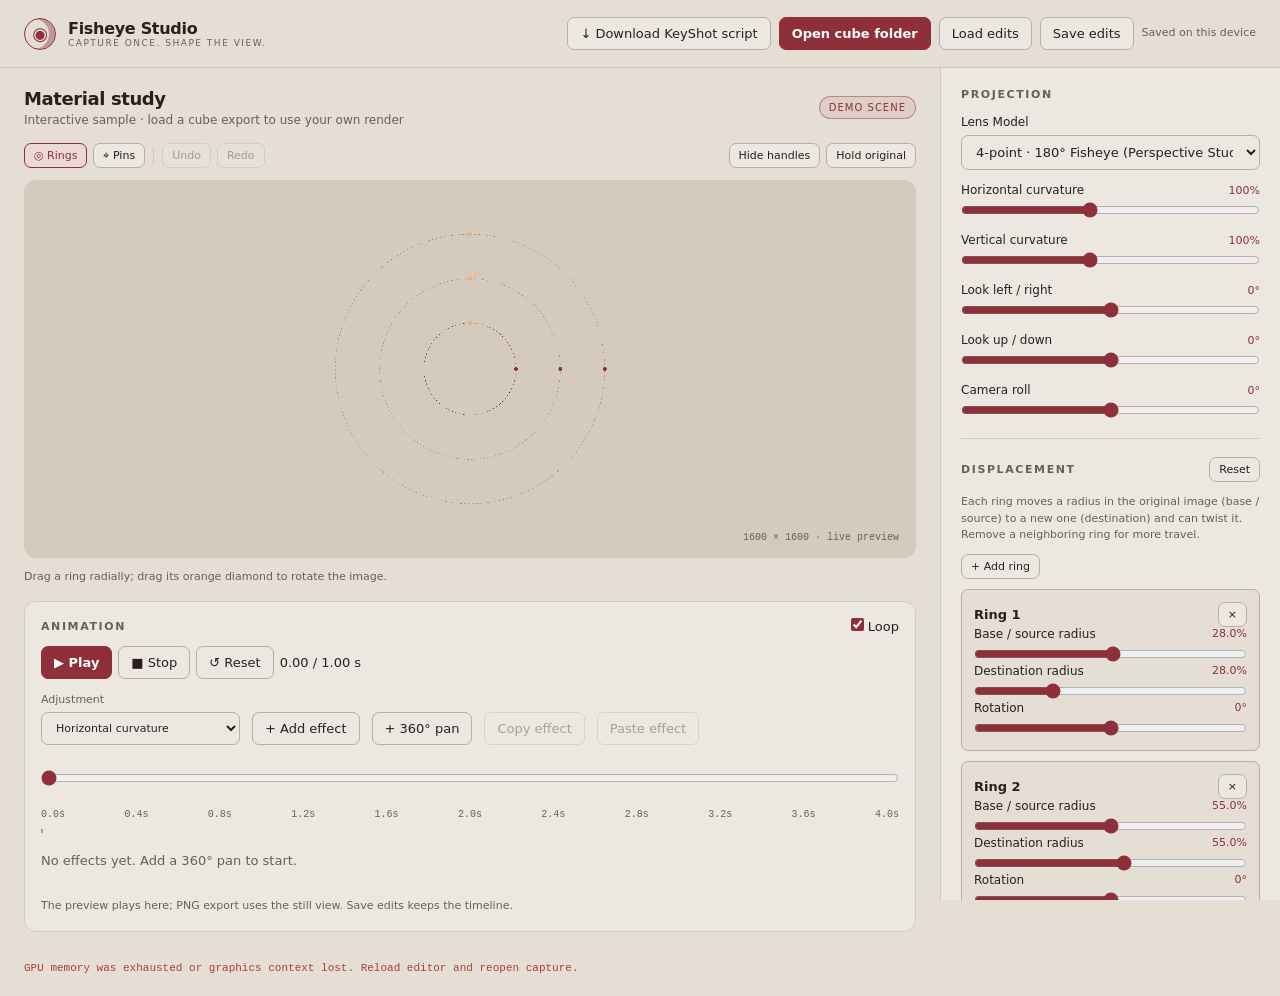
<file: editor.html>
<!doctype html>
<html lang="en">
<head>
  <meta charset="utf-8">
  <meta name="viewport" content="width=device-width, initial-scale=1">
  <title>Fisheye Studio · Landon Warnecke</title>
  <link rel="stylesheet" href="theme.css">
  <style>
    :root { --bg: var(--lw-bg); --panel: var(--lw-panel); --panel-elevated: var(--lw-surface); --line: var(--lw-line); --muted: var(--lw-muted); --text: var(--lw-ink); --accent: var(--lw-accent); --accent-glow: color-mix(in srgb, var(--lw-accent) 15%, transparent); --orange: var(--lw-scene-tint-b); }
    * { box-sizing: border-box; margin: 0; padding: 0; }
    body {
      background: var(--bg);
      color: var(--text);
      font: 13px var(--lw-font-sans);
      min-height: 100vh;
      overflow-x: hidden;
    }
    button, select, input, .download-button { font: inherit; }
    button, select, .download-button {
      background: var(--lw-panel);
      border: 1px solid var(--lw-line-strong);
      color: var(--text);
      border-radius: 7px;
      padding: 8px 12px;
      cursor: pointer;
      transition: all 0.2s;
    }
    button:hover, .download-button:hover { background: var(--lw-surface); border-color: var(--lw-muted); }
    .download-button { text-decoration: none; display: inline-flex; align-items: center; }
    .download-button:focus-visible { outline: 2px solid var(--accent); outline-offset: 3px; }
    button:disabled { opacity: 0.35; cursor: default; }
    button.primary {
      background: var(--accent);
      color: var(--lw-on-accent);
      border-color: var(--accent);
      font-weight: 650;
    }
    button.primary:hover { opacity: 0.9; }
    button.active {
      border-color: var(--accent);
      color: var(--accent);
      background: var(--lw-accent-soft);
    }
    button.small { padding: 5px 9px; font-size: 11px; }

    header {
      height: 68px;
      display: flex;
      align-items: center;
      justify-content: space-between;
      padding: 0 24px;
      border-bottom: 1px solid var(--line);
      background: color-mix(in srgb, var(--lw-bg) 85%, transparent);
      backdrop-filter: blur(12px);
      position: sticky;
      top: 0;
      z-index: 100;
      gap: 16px;
    }
    .brand { display: flex; align-items: center; gap: 12px; }
    .logo {
      width: 32px;
      height: 32px;
      border: 1.5px solid var(--accent);
      border-radius: 50%;
      box-shadow: inset -6px 0 0 color-mix(in srgb, var(--lw-accent) 40%, transparent);
      display: grid;
      place-items: center;
      color: var(--accent);
      font-size: 18px;
    }
    .brand h1 { font-size: 16px; letter-spacing: -0.3px; margin: 0; }
    .eyebrow { text-transform: uppercase; letter-spacing: 1.5px; font-size: 9px; color: var(--muted); }
    .actions { display: flex; gap: 8px; align-items: center; }

    .workspace {
      display: grid;
      grid-template-columns: minmax(400px, 1fr) 340px;
      min-height: calc(100vh - 68px);
    }
    main { min-width: 0; padding: 20px 24px; display: flex; flex-direction: column; }
    
    .projectline {
      display: flex;
      justify-content: space-between;
      align-items: center;
      margin-bottom: 16px;
    }
    .projectline h2 { margin: 0 0 4px; font-size: 18px; font-weight: 600; letter-spacing: -0.4px; }
    .subtle { color: var(--muted); font-size: 12px; }
    .badge {
      font-size: 10px;
      text-transform: uppercase;
      letter-spacing: 1px;
      padding: 5px 9px;
      border: 1px solid color-mix(in srgb, var(--lw-accent) 45%, transparent);
      border-radius: 20px;
      color: var(--accent);
      background: color-mix(in srgb, var(--lw-accent) 8%, transparent);
      white-space: nowrap;
    }

    .toolbar {
      display: flex;
      align-items: center;
      justify-content: space-between;
      gap: 8px;
      margin-bottom: 12px;
    }
    .toolset { display: flex; gap: 6px; align-items: center; flex-wrap: wrap; }
    
    .stage {
      flex: 1;
      min-height: 280px;
      height: 42vh;
      max-height: 520px;
      flex: none;
      background: var(--lw-stage);
      border: 1px solid var(--line);
      border-radius: 12px;
      position: relative;
      display: flex;
      align-items: center;
      justify-content: center;
      overflow: hidden;
    }
    .stage.dragover { border-color: var(--accent); box-shadow: 0 0 20px var(--accent-glow); }
    .view { position: relative; max-width: 100%; max-height: 100%; touch-action: none; }
    .view canvas { display: block; width: 100%; height: 100%; }
    #overlay { position: absolute; inset: 0; cursor: crosshair; }
    .stage-label {
      position: absolute;
      top: 14px;
      left: 16px;
      font-size: 9px;
      letter-spacing: 1.5px;
      color: var(--lw-muted);
      pointer-events: none;
      font-family: var(--lw-font-mono);
    }
    .stage-corner {
      position: absolute;
      bottom: 14px;
      right: 16px;
      color: var(--lw-muted);
      font-size: 10px;
      pointer-events: none;
      font-family: var(--lw-font-mono);
    }

    .viewport-footer {
      display: flex;
      justify-content: space-between;
      gap: 12px;
      padding-top: 12px;
      color: var(--muted);
      font-size: 11px;
    }
    .status {
      margin-top: 10px;
      font-size: 11px;
      color: var(--lw-muted);
      line-height: 1.5;
      font-family: var(--lw-font-mono);
    }
    .status.error { color: var(--lw-danger); }

    aside {
      border-left: 1px solid var(--line);
      background: var(--panel);
      padding: 20px;
      max-height: calc(100vh - 68px);
      overflow-y: auto;
    }
    section {
      border-bottom: 1px solid var(--line);
      padding-bottom: 18px;
      margin-bottom: 18px;
    }
    section:last-child { border: 0; }
    h3 {
      margin: 0 0 14px;
      font-size: 11px;
      text-transform: uppercase;
      letter-spacing: 1.6px;
      color: var(--lw-muted);
    }
    .control { margin-bottom: 13px; }
    .control:last-child { margin-bottom: 0; }
    .label {
      display: flex;
      align-items: center;
      justify-content: space-between;
      margin-bottom: 6px;
      font-size: 12px;
      color: var(--lw-ink);
    }
    .label output { color: var(--accent); font-variant-numeric: tabular-nums; font-size: 11px; }
    input[type=range] { width: 100%; accent-color: var(--accent); height: 14px; cursor: ew-resize; margin: 0; }
    select { width: 100%; padding: 8px 10px; }
    input[type=number] {
      background: var(--lw-bg);
      border: 1px solid var(--lw-line-strong);
      border-radius: 5px;
      padding: 6px 8px;
      color: var(--text);
      width: 90px;
    }
    input[type=checkbox] { accent-color: var(--accent); }
    .row { display: flex; align-items: center; gap: 8px; }
    .row.spread { justify-content: space-between; }
    .btn-group { display: flex; gap: 4px; margin-top: 6px; }
    .btn-group button { flex: 1; padding: 5px 8px; font-size: 11px; }
    .ringrow { display: grid; grid-template-columns: 46px 1fr 40px; gap: 8px; align-items: center; margin: 10px 0; font-size: 11px; }
    .ringrow output { text-align: right; color: var(--accent); }
    .pinbox { background: var(--lw-bg); border: 1px solid var(--lw-line-strong); border-radius: 7px; padding: 12px; margin-top: 10px; }
    .pinbox p { margin: 0 0 10px; font-weight: 600; }
    .pinbox[hidden] { display: none; }
    .secondary { color: var(--muted); font-size: 11px; line-height: 1.5; }
    .divider { width: 1px; height: 18px; background: var(--line); margin: 0 2px; }
    .notice {
      background: var(--lw-accent-soft);
      border: 1px solid color-mix(in srgb, var(--lw-accent) 40%, transparent);
      border-radius: 6px;
      padding: 8px 12px;
      margin-bottom: 14px;
      font-size: 12px;
      line-height: 1.5;
    }
    .notice[hidden] { display: none; }
    details summary { cursor: pointer; font-size: 11px; color: var(--muted); padding: 6px 0; }
    details p { font-size: 11px; line-height: 1.6; color: var(--muted); margin-top: 6px; }

    @media (max-width: 900px) {
      header { height: auto; min-height: 68px; flex-wrap: wrap; padding: 12px 16px; }
      .actions { flex-wrap: wrap; }
      .workspace { grid-template-columns: 1fr; }
      aside { max-height: none; border-left: 0; border-top: 1px solid var(--line); }
      .stage { height: 50vh; }
    }
  
    .animation-panel { margin-top:18px; padding:16px; background:var(--panel); border:1px solid var(--line); border-radius:12px; }
    .animation-panel h3 {margin:0;}
    .animation-panel .row {gap:10px; flex-wrap:wrap;}
    .animation-panel input[type=number] {width:84px;}
    .animation-panel select {max-width:100%;}
    .animation-fields[hidden] {display:none;}
    .animation-fields {display:flex;gap:12px;flex-wrap:wrap;margin:14px 0;align-items:end;}
    .animation-fields label {display:flex;flex-direction:column;gap:6px;color:var(--muted);font-size:11px;}
    .timeline-scroll {overflow-x:auto;margin-top:12px;}
    .timeline {min-width:540px;position:relative; padding-top:24px;}
    .timeline-ruler {position:absolute;top:0;left:0;right:0;display:flex;justify-content:space-between;color:var(--muted);font:10px var(--lw-font-mono);}
    .effect-track {height:46px;position:relative;border-bottom:1px solid var(--line);background:repeating-linear-gradient(90deg,transparent 0,transparent calc(10% - 1px),color-mix(in srgb, var(--lw-ink) 6%, transparent) calc(10% - 1px),color-mix(in srgb, var(--lw-ink) 6%, transparent) 10%);}
    .effect-clip {position:absolute;top:5px;height:34px;min-width:18px;background:var(--lw-accent-soft);border:1px solid color-mix(in srgb, var(--lw-accent) 55%, transparent);border-radius:5px;touch-action:none;cursor:grab;display:flex;align-items:center;}
    .effect-clip.selected {background:color-mix(in srgb, var(--lw-accent) 28%, var(--lw-accent-soft));border-color:var(--accent);}
    .effect-name {padding:5px 12px;white-space:nowrap;overflow:hidden;text-overflow:ellipsis;font-size:11px;pointer-events:none;}
    .trim-handle {position:absolute;top:0;width:9px;height:100%;cursor:ew-resize;touch-action:none;background:color-mix(in srgb, var(--lw-accent) 20%, transparent);}
    .trim-handle.start {left:0;border-radius:4px 0 0 4px;}.trim-handle.end {right:0;border-radius:0 4px 4px 0;}
    .effect-midpoint {position:absolute;left:50%;top:0;bottom:0;border-left:1px dashed var(--lw-accent);pointer-events:none;}
    .timeline-playhead {position:absolute;top:20px;bottom:0;width:2px;background:var(--orange);pointer-events:none;z-index:2;}
    #animationScrub {width:100%;margin:12px 0;}
    #animationEmpty {padding:20px 0;color:var(--muted);}
    .animation-panel button:focus-visible,.effect-clip:focus-visible {outline:2px solid var(--accent);outline-offset:3px;}
    @media(max-width:700px){.animation-fields {gap:8px}.animation-panel {padding:12px}}
  
    section > .row.spread:first-child { margin-bottom: 12px; }
</style>
</head>
<body>

  <header>
    <div class="brand">
      <div class="logo">◉</div>
      <div>
        <h1>Fisheye Studio</h1>
        <div class="eyebrow">Capture once. Shape the view.</div>
      </div>
    </div>
    <div class="actions">
      <a class="download-button" href="downloads/cube-export.py" download="cube export.py" title="Download cube export.py, import it in KeyShot’s Scripting window, then run it to capture your cube faces.">↓ Download KeyShot script</a>
      <button id="openFolder" class="primary">Open cube folder</button>
      <button id="loadEdit">Load edits</button>
      <button id="saveEdit">Save edits</button>
    </div>
  </header>

  <input id="folderInput" type="file" webkitdirectory multiple hidden>
  <input id="editInput" type="file" accept=".json,application/json" hidden>

  <div class="workspace">
    <main>
      <div class="projectline">
        <div>
          <h2 id="projectName">Material study</h2>
          <div class="subtle" id="projectMeta">Interactive sample · load a cube export to use your own render</div>
        </div>
        <span class="badge" id="sourceBadge">Demo scene</span>
      </div>

      <div id="notice" class="notice" hidden></div>

      <div class="toolbar">
        <div class="toolset">
          <button class="small active" id="toolRings">◎ Rings</button>
          <button class="small" id="toolPins">⌖ Pins</button>
          <span class="divider"></span>
          <button class="small" id="undo" title="Undo (⌘/Ctrl Z)">Undo</button>
          <button class="small" id="redo" title="Redo (⌘/Ctrl Shift Z)">Redo</button>
        </div>
        <div class="toolset">
          <button class="small" id="handles">Hide handles</button>
          <button class="small" id="compare" title="Press and hold to see the unedited projection">Hold original</button>
        </div>
      </div>

      <div class="stage" id="stage">
        
        <div class="view" id="view">
          <canvas id="render"></canvas>
          <canvas id="overlay" aria-label="Interactive fisheye viewport. Drag rings or click to place pins."></canvas>
        </div>
        <div class="stage-corner" id="previewInfo">1000 px preview</div>
      </div>

      <div class="viewport-footer">
        <span id="toolHint">Drag a ring radially; drag its orange diamond to rotate the image.</span>
      </div>
      <section class="animation-panel" aria-label="Animation timeline">
        <div class="row spread"><h3>Animation</h3><label><input type="checkbox" id="animationLoop" checked> Loop</label></div>
        <div class="toolset" style="margin-top:12px">
          <button id="animationPlay" class="primary">▶&#xFE0E; Play</button><button id="animationStop">■ Stop</button>
          <button id="animationBase" title="Reset the preview to the current settings">↺ Reset</button><output id="animationTime" aria-live="off">0.00 / 4.00 s</output>
        </div>
        <div class="animation-fields"><label>Adjustment<select id="animationEffect"></select></label><button id="animationAdd">+ Add effect</button><button id="animationPan">+ 360° pan</button><button id="animationCopy" disabled title="Copy selected effect (⌘/Ctrl+C)">Copy effect</button><button id="animationPaste" disabled title="Paste after copied effect (⌘/Ctrl+V)">Paste effect</button></div>
        <div class="animation-fields" id="animationInspector" hidden>
          <label title="Rotation is continuous: 0 → 360 is one turn, 0 → 720 is two">From<input id="effectFrom" type="number" step="any"></label><label title="Rotation is continuous: 0 → 360 is one turn, 0 → 720 is two">To<input id="effectTo" type="number" step="any"></label>
          <label>Start (s)<input id="effectStart" type="number" min="0" step="0.1"></label><label>Duration (s)<input id="effectDuration" type="number" min="0.1" step="0.1"></label>
          <label>Easing<select id="effectEasing"><option value="linear">Linear</option><option value="smooth">Smooth</option></select></label><label title="Reach the full effect halfway through, then reverse back to the starting value"><span>Return to start</span><input id="effectReturn" type="checkbox"></label><button id="animationRemove" title="Delete selected effect (Delete / Backspace)">Delete effect</button>
        </div>
        <input id="animationScrub" type="range" min="0" max="4" step="0.01" value="0" aria-label="Animation playhead">
        <div class="timeline-scroll"><div id="animationTimeline" class="timeline"><div id="animationRuler" class="timeline-ruler"></div><div id="animationTracks"></div><div id="animationPlayhead" class="timeline-playhead"></div></div></div>
        <p id="animationEmpty">No effects yet. Add a 360° pan to start.</p>
        <p class="secondary" style="margin-top:10px">The preview plays here; PNG export uses the still view. Save edits keeps the timeline.</p>
      </section>
      <div id="status" class="status">Engine ready. All optical ray calculations stay on this machine.</div>
    </main>

    <!-- Sidebar Controls -->
    <aside>
      <!-- Section 1: Projection -->
      <section>
        <h3>Projection</h3>
        <div class="control">
          <label class="label" for="mode">Lens Model</label>
          <select id="mode">
            <option value="equisolid" selected>Equisolid · Photographic Lens (Nikkor/Sigma)</option>
            <option value="stereographic">Stereographic · Conformal Action Cam (Century MK1)</option>
            <option value="equidistant">Equidistant · Dome Master (Planetarium)</option>
            <option value="orthographic">Orthographic · Planar Hemispherical</option>
            <option value="4pt">4-point · 180° Fisheye (Perspective Studio)</option>
            <option value="5pt">5-point · Variable Coverage</option>
            <option value="6pt">6-point · Whole Sphere (360° Continuous)</option>
            <option value="pano">360° Cylindrical Panorama</option>
          </select>
        </div>
        <div id="projectionControls"></div>
      </section>

      <!-- Section 2: Displacement -->
      <section>
        <div class="row spread">
          <h3 style="margin:0">Displacement</h3>
          <button class="small" id="resetWarp">Reset</button>
        </div>
        <p class="secondary" style="margin:0 0 10px;">Each ring moves a radius in the original image (base / source) to a new one (destination) and can twist it. Remove a neighboring ring for more travel.</p>
        <button id="addRing" class="small">+ Add ring</button><div id="ringControls"></div>
        <div id="warpControls"></div>
        <div class="row spread" style="margin-top:10px;">
          <span id="pinCount" class="secondary">0 / 12 pins</span>
          <button id="clearPins" class="small">Clear pins</button>
        </div>
        <div id="pinbox" class="pinbox" hidden>
          <p id="pinTitle">Pin 1</p>
          <div id="pinControls"></div>
          <div class="row spread">
            <label><input id="pinLocked" type="checkbox"> Lock / anchor pin</label>
            <button id="deletePin" class="small">Delete</button>
          </div>
        </div>
      </section>

      <!-- Section 3: Optics & Aberrations -->
      <section>
        <div class="row spread">
          <h3 style="margin:0">Optics</h3>
          <label title="Enable stylized glass highlights"><input id="glassEnabled" type="checkbox" checked> Glass Highlights</label>
        </div>
        <div id="opticControls"></div>
        <div id="glassControls"></div><h3 style="margin-top:24px">Lens surface reflections</h3><p class="secondary">Fixed to the glass while the scene moves.</p><div id="lensSurfaceControls"></div>
      </section>

      <!-- Section 4: Export -->
      <section>
        <h3>Export</h3>
        <div class="row spread">
          <label for="exportWidth">Output Width (px)</label>
          <input id="exportWidth" type="number" min="200" max="32768" step="100" value="16000">
        </div>
        <div class="btn-group">
          <button class="small" id="res2k">2K (2048)</button>
          <button class="small" id="res4k">4K (3840)</button>
          <button class="small" id="res6k">6K (6000)</button>
          <button class="small" id="res8k">8K (8192)</button>
        </div>
        <div class="btn-group"><button class="small" id="res16k">16,000 px</button><button class="small" id="res20k">20,000 px</button></div><p id="sourceDetail" class="secondary"></p><p id="exportDimensions" class="secondary" style="margin-top:6px;"></p>

        <div class="control" style="margin-top:12px;">
          <label class="label" for="exportSSAA">
            Anti-Aliasing (SSAA)
            <output id="ssaaLabel">2×2 (4×)</output>
          </label>
          <select id="exportSSAA">
            <option value="1">1× · Standard (Fast export)</option>
            <option value="2" selected>2×2 SSAA · High Quality (4× Rotated Grid)</option>
            <option value="3">3×3 SSAA · Studio Ultra (9× Subpixel)</option>
          </select>
        </div>

        <div class="row spread" style="margin:8px 0;">
          <label class="secondary"><input id="bicubicFiltering" type="checkbox" checked> Sharp texture sampling (Bicubic)</label>
        </div>
        <div class="row spread" style="margin-bottom:12px;">
          <label class="secondary"><input id="transparent" type="checkbox" checked> Transparent outside lens rim</label>
        </div>

        <button id="exportPNG" class="primary" style="width:100%;padding:10px;">Export PNG</button><button id="cancelExport" hidden class="small">Cancel export</button>
      </section>
    </aside>
  </div>

<script>
/* Shared, deterministic inverse radial warp. Browser and offline tests use the same knot convention. */
(function(root){
'use strict';
const clamp=(v,a,b)=>Math.max(a,Math.min(b,v));
function defaultRings(){return [.28,.55,.82].map(r=>({source:r,target:r,rotation:0}));}
function validateRings(rings){
 if(!Array.isArray(rings)||rings.length>8)throw Error('Use at most eight rings.');
 let a=0,b=0;
 return rings.map(r=>{for(const k of ['source','target','rotation'])if(!Number.isFinite(r[k]))throw Error('Invalid ring '+k);
 if(r.source<=a+.00001||r.target<=b+.00001||r.source>=1||r.target>=1)throw Error('Ring radii must remain ordered inside the lens.');a=r.source;b=r.target;
 return {source:r.source,target:r.target,rotation:clamp(r.rotation,-720,720)};});
}
function slopes(x,y){
 const n=x.length,h=[],d=[],m=new Array(n);
 for(let j=0;j<n-1;j++){h[j]=x[j+1]-x[j];d[j]=(y[j+1]-y[j])/h[j];}
 if(n===2)return [d[0],d[0]];
 for(let j=1;j<n-1;j++){
  if(d[j-1]*d[j]<=0)m[j]=0;
  else {const w1=2*h[j]+h[j-1],w2=h[j]+2*h[j-1];m[j]=(w1+w2)/(w1/d[j-1]+w2/d[j]);}
 }
 function endpoint(h0,h1,d0,d1){let v=((2*h0+h1)*d0-h0*d1)/(h0+h1);if(v*d0<=0)v=0;else if(d0*d1<0&&Math.abs(v)>Math.abs(3*d0))v=3*d0;return v;}
 m[0]=endpoint(h[0],h[1],d[0],d[1]);m[n-1]=endpoint(h[n-2],h[n-3],d[n-2],d[n-3]);return m;
}
function curve(rings){
 validateRings(rings);
 const x=[0,...rings.map(r=>r.target),1],y=[0,...rings.map(r=>r.source),1];
 const a=[rings[0]?.rotation||0,...rings.map(r=>r.rotation),rings.at(-1)?.rotation||0].map(v=>v*Math.PI/180);
 return {x,y,a,m:slopes(x,y),am:slopes(x,a)};
}
function at(c,r){
 r=clamp(r,0,1);let j=0;while(j<c.x.length-2&&r>c.x[j+1])j++;
 const h=c.x[j+1]-c.x[j],t=(r-c.x[j])/h,t2=t*t,t3=t2*t;
 const evaluate=(y,m)=>(2*t3-3*t2+1)*y[j]+(t3-2*t2+t)*h*m[j]+(-2*t3+3*t2)*y[j+1]+(t3-t2)*h*m[j+1];
 return [evaluate(c.y,c.m),evaluate(c.a,c.am)];
}
function moveRing(rings,j,target){rings[j].target=clamp(target,(rings[j-1]?.target||0)+.006,(rings[j+1]?.target||1)-.006);return rings[j].target;}
function moveRingSource(rings,j,source){const lo=rings[j-1]?.source||0,hi=rings[j+1]?.source||1,gap=Math.min(.006,(hi-lo)/3);rings[j].source=clamp(source,lo+gap,hi-gap);return rings[j].source;}
function addRing(rings){
 if(rings.length>=8)return -1;const c=curve(rings);let gap=-1,index=0;
 for(let j=0;j<c.x.length-1;j++)if(c.x[j+1]-c.x[j]>gap){gap=c.x[j+1]-c.x[j];index=j;}
 const target=(c.x[index]+c.x[index+1])/2,[source,angle]=at(c,target);
 rings.splice(index,0,{source,target,rotation:angle*180/Math.PI});return index;
}
const api={defaultRings,validateRings,slopes,curve,at,moveRing,moveRingSource,addRing};
if(typeof module!=='undefined')module.exports=api;else root.WarpMath=api;
})(typeof globalThis!=='undefined'?globalThis:this);

</script>
<script>
/* Incremental PNG encoder: one short scanline band in memory, no full-size canvas. */
(function(root){
'use strict';
const table=new Uint32Array(256);for(let n=0;n<256;n++){let c=n;for(let k=0;k<8;k++)c=c&1?0xedb88320^(c>>>1):c>>>1;table[n]=c>>>0;}
function chunk(type,data){const out=new Uint8Array(data.length+12),dv=new DataView(out.buffer);dv.setUint32(0,data.length);for(let j=0;j<4;j++)out[4+j]=type.charCodeAt(j);out.set(data,8);let crc=0xffffffff;for(let j=4;j<out.length-4;j++)crc=table[(crc^out[j])&255]^(crc>>>8);dv.setUint32(out.length-4,(crc^0xffffffff)>>>0);return out;}
class PNGStream{
 static async create(width,height,sink){
  if(typeof CompressionStream==='undefined')throw Error('Streaming PNG requires a browser with CompressionStream. Use the offline exporter.');
  const p=new PNGStream();p.sink=sink;p.width=width;p.height=height;p.rows=0;
  await sink.write(new Uint8Array([137,80,78,71,13,10,26,10]));const hdr=new Uint8Array(13),v=new DataView(hdr.buffer);v.setUint32(0,width);v.setUint32(4,height);hdr[8]=8;hdr[9]=6;await sink.write(chunk('IHDR',hdr));await sink.write(chunk('sRGB',new Uint8Array([0])));
  const z=new CompressionStream('deflate');p.writer=z.writable.getWriter();p.reader=z.readable.getReader();
  p.draining=(async()=>{try{for(;;){const {value,done}=await p.reader.read();if(done)break;await sink.write(chunk('IDAT',value));}}catch(e){p.failure=e;await p.writer.abort(e).catch(()=>{});}})();return p;
 }
 async writeBand(rgba,rows){if(this.failure)throw this.failure;if(rgba.length!==rows*this.width*4||this.rows+rows>this.height)throw Error('Invalid PNG scanline band.');const stride=this.width*4,raw=new Uint8Array(rows*(stride+1));for(let y=0;y<rows;y++){let src=y*stride,dst=y*(stride+1);raw[dst++]=1;for(let x=0;x<stride;x++)raw[dst+x]=(rgba[src+x]-(x>=4?rgba[src+x-4]:0))&255;}await this.writer.write(raw);this.rows+=rows;}
 async finish(){if(this.rows!==this.height)throw Error('PNG is missing scanlines.');await this.writer.close();await this.draining;if(this.failure)throw this.failure;await this.sink.write(chunk('IEND',new Uint8Array()));await this.sink.close();}
 async abort(reason){await this.writer.abort(reason).catch(()=>{});await this.reader.cancel(reason).catch(()=>{});await this.draining;await this.sink.abort?.(reason);}
}
if(typeof module!=='undefined')module.exports={PNGStream,chunk};else root.PNGStream=PNGStream;
})(typeof globalThis!=='undefined'?globalThis:this);

</script>
<script>
/* Deterministic effect sampling. Angles interpolate unwrapped; normalize only for rendering. */
(function(root){
'use strict';
const clone=x=>JSON.parse(JSON.stringify(x));
const wrapDegrees=x=>((x%360)+360)%360;
function get(obj,path){return path.split('.').reduce((v,k)=>v?.[k],obj)}
function set(obj,path,value){const keys=path.split('.');let target=obj;for(const k of keys.slice(0,-1)){if(target[k]===undefined)return;target=target[k]}target[keys.at(-1)]=value}
function sample(base,clips,time){
 const result=clone(base);
 for(const clip of clips.map((c,i)=>({...c,order:i})).sort((a,b)=>a.start-b.start||a.order-b.order)){
  if(time<clip.start)continue;
  let p=Math.min(1,Math.max(0,(time-clip.start)/clip.duration));
  const elapsed=p;
  if(clip.returnToStart){if(elapsed>=1)continue;p=elapsed<=.5?elapsed*2:(1-elapsed)*2;}
  if(clip.easing==='smooth')p=p*p*(3-2*p);
  const numeric=typeof clip.from==='number'&&typeof clip.to==='number';
  const value=numeric?(get(result,clip.path)??0)+(clip.to-clip.from)*p:(clip.returnToStart?(elapsed<.5?clip.from:clip.to):(p<1?clip.from:clip.to));
  set(result,clip.path,value);
 }
 // Multiple ring effects must never fold the inverse warp.
 if(result.ringKnots)for(let j=0;j<result.ringKnots.length;j++){
  for(const key of ['source','target'])result.ringKnots[j][key]=Math.max((result.ringKnots[j-1]?.[key]||0)+.006,Math.min(1-(result.ringKnots.length-j)*.006,result.ringKnots[j][key]));
 }
 if(result.mode==='orthographic')result.coverage=Math.min(180,result.coverage);
 return result;
}
function duration(clips){return Math.max(1,...clips.map(c=>c.start+c.duration))}
const api={clone,get,set,sample,duration,wrapDegrees};
if(typeof module!=='undefined')module.exports=api;else root.AnimationMath=api;
})(typeof globalThis!=='undefined'?globalThis:this);

</script>
<script>

'use strict';
const $=id=>document.getElementById(id), FACE_NAMES=['front','right','back','left','up','down'];
const defaults=()=>({mode:'4pt',hc:100,vc:100,coverage:180,back:3,panoHeight:45,yaw:0,pitch:0,roll:0,rings:[0,0,0],ringSpread:.22,warpVersion:2,ringKnots:WarpMath.defaultRings(),pins:[],radialChroma:.15,vignette:.20,glassEnabled:true,glassWidth:.16,refraction:.25,shine:.68,glow:.25,angle:-35,softness:.45,chroma:.25,darkness:.18,softbox:.22,softboxSize:.4,softboxX:-.38,softboxY:.36,edgeReflection:.28,lensCoating:.3,coatingHue:.6,internalReflection:.15,transparent:true,exportWidth:16000,exportSSAA:2,bicubicFiltering:true});
let state=defaults(), project=null, demo=true, tangent=1, sourceSize=0, textureSize=0, selectedPin=-1, selectedRing=0, tool='rings', showHandles=true, compare=false, dragging=null, history=[], future=[], pending=false, busy=false, sources=[], textures=[];
const canvas=$('render'), overlay=$('overlay'), ctx=overlay.getContext('2d'), gl=canvas.getContext('webgl2',{alpha:true,premultipliedAlpha:false,preserveDrawingBuffer:true,antialias:false});
function status(s,error=false){$('status').textContent=s;$('status').classList.toggle('error',error)}
if(!gl){status('WebGL 2 is unavailable. Open this file in a browser with hardware acceleration enabled.',true);throw Error('WebGL 2 unavailable')}
const vertex=`#version 300 es
in vec2 position;void main(){gl_Position=vec4(position,0,1);}`;
const fragment=`#version 300 es
precision highp float;
out vec4 color;
uniform vec2 fullSize,tileOffset;uniform vec4 bounds;
uniform int mode;uniform vec2 stretch;uniform float thMax,kappa,panoHeight,tangent,yaw,pitch,roll,focal;
uniform bool demo,original,glassOn,transparent,bicubic;
uniform vec3 rings;uniform float ringSpread;
uniform vec3 demoSkyA,demoSkyB,demoGroundA,demoGroundB,demoTintA,demoTintB;
uniform int warpVersion,ringCount;uniform vec4 ringNodes[10];uniform float twistSlopes[10];
uniform int pinCount;uniform vec4 pins[12];uniform vec2 pinProps[12];
uniform float radialChroma,vignette,glassWidth,refraction,shine,glow,angle,softness,chroma,darkness;
uniform float softbox,softboxSize,softboxX,softboxY,edgeReflection,lensCoating,coatingHue,internalReflection;
uniform int ssaa;
uniform sampler2D frontTex,rightTex,backTex,leftTex,upTex,downTex;
const float PI=3.141592653589793;

float tk(float t){if(t<=PI*.5||mode!=2)return t;float v=(t-PI*.5)/(PI*.5);return PI*.5*(1.+(abs(kappa)<1.e-5?v:(1.-exp(-kappa*v))/kappa));}
float reach(vec2 p){return 1./length(p/stretch);}
float edgeRadius(vec2 p){
 if(mode>=4){vec2 d=normalize(p);return reach(d);}
 vec2 d=normalize(p);float a=reach(d);float th=min(thMax,PI*.99999);return a*tk(atan(sin(th),a*cos(th)));
}
vec3 unproject(vec2 p){
 if(mode==3){
  float a=stretch.x;float yaw0=atan(a*sin(p.x/a),cos(p.x/a));float tall=sqrt(a*a/(a*a*cos(yaw0)*cos(yaw0)+sin(yaw0)*sin(yaw0)));
  float e=atan(p.y/tall);if(abs(e)>panoHeight||abs(p.x)>PI*a)return vec3(0);return vec3(cos(e)*sin(yaw0),sin(e),cos(e)*cos(yaw0));
 }
 if(mode>=4){
  vec2 pNorm=p/stretch;float rad=length(pNorm);if(rad>1.)return vec3(0);if(rad<1.e-7)return vec3(0,0,1);
  vec2 d=pNorm/rad;float th=0.;
  if(mode==4){float val=clamp(rad/(2.*max(.001,focal)),-1.,1.);th=2.*asin(val);}
  else if(mode==5){th=2.*atan(rad/(2.*max(.001,focal)));}
  else if(mode==6){th=rad/max(.001,focal);}
  else if(mode==7){float val=clamp(rad/max(.001,focal),-1.,1.);th=asin(val);}
  if(th>thMax+.0001)return vec3(0);return vec3(sin(th)*d.x,sin(th)*d.y,cos(th));
 }
 float rad=length(p);if(rad<1.e-7)return vec3(0,0,1);vec2 d=p/rad;float a=reach(d);float t=rad/a;
 if(mode==2&&t>PI*.5){float v=t/(PI*.5)-1.;if(abs(kappa)<1.e-5)t=PI*.5*(1.+v);else {if(1.-kappa*v<=0.)return vec3(0);t=PI*.5*(1.-log(1.-kappa*v)/kappa);}}
 if(t>PI)return vec3(0);float th=atan(a*sin(t),cos(t));if(th>thMax+.00001)return vec3(0);return vec3(sin(th)*d,cos(th));
}

vec4 cubicWeights(float t){return vec4(t*(-.5+t*(1.-.5*t)),1.+t*t*(-2.5+1.5*t),t*(.5+t*(2.-1.5*t)),t*t*(-.5+.5*t));}
vec4 texelPremul(sampler2D tex,ivec2 p){vec4 c=texelFetch(tex,clamp(p,ivec2(0),textureSize(tex,0)-1),0);return vec4(c.rgb*c.a,c.a);}
vec4 sampleTex(sampler2D tex,vec2 uv){
 vec2 coord=uv*vec2(textureSize(tex,0))-.5;ivec2 base=ivec2(floor(coord));vec2 f=fract(coord);vec4 sum=vec4(0);
 if(bicubic){
  vec4 wx=cubicWeights(f.x),wy=cubicWeights(f.y);
  for(int y=0;y<4;y++)for(int x=0;x<4;x++)sum+=texelPremul(tex,base+ivec2(x-1,y-1))*wx[x]*wy[y];
 }else{
  for(int y=0;y<2;y++)for(int x=0;x<2;x++)sum+=texelPremul(tex,base+ivec2(x,y))*(x==0?1.-f.x:f.x)*(y==0?1.-f.y:f.y);
 }
 sum.a=clamp(sum.a,0.,1.);return vec4(sum.a>1.e-7?clamp(sum.rgb/sum.a,0.,1.):vec3(0),sum.a);
}

vec4 scene(vec3 d){
 float cr=cos(roll),sr=sin(roll);d=vec3(d.x*cr-d.y*sr,d.x*sr+d.y*cr,d.z);float cy=cos(yaw),sy=sin(yaw),cp=cos(pitch),sp=sin(pitch);d=vec3(d.x,d.y*cp-d.z*sp,d.y*sp+d.z*cp);d=vec3(d.x*cy+d.z*sy,d.y,d.z*cy-d.x*sy);
 if(demo){
  vec3 base=mix(demoSkyA,demoSkyB,.5+.5*d.y);float closest=1000.;vec3 result=base;
  if(d.y<-.02){float t=-2.5/d.y;vec3 p=d*t;float grid=step(.96,fract(p.x*.35))+step(.96,fract(p.z*.35));result=mix(demoGroundA,demoGroundB,min(1.,grid)*.5);closest=t;}
  for(int i=0;i<13;i++){
   float fi=float(i),a=fi*2.39996;float z=1.-2.*(fi+.5)/13.;vec3 c=vec3(sqrt(1.-z*z)*cos(a),sqrt(1.-z*z)*sin(a),z)*5.;float radius=.9+.18*sin(fi*2.);
   float b=dot(d,c),disc=b*b-dot(c,c)+radius*radius;
   if(disc>0.){float t=b-sqrt(disc);if(t>0.&&t<closest){closest=t;vec3 n=normalize(d*t-c);vec3 light=normalize(vec3(-.6,1.,.8));vec3 tint=mix(demoTintA,demoTintB,.5+.5*sin(fi*1.7));float diff=max(0.,dot(n,light));float spec=pow(max(0.,dot(reflect(-light,n),-d)),50.);float rim=pow(1.-max(0.,dot(n,-d)),3.);result=tint*(.19+.8*diff)+vec3(1.,.97,.95)*spec*.9+rim*.12;}}
  }return vec4(result,1);
 }
 vec3 a=abs(d);vec2 uv;vec4 c;
 if(a.z>=a.x&&a.z>=a.y){uv=d.z>0.?vec2(d.x/d.z,d.y/d.z):vec2(d.x/d.z,-d.y/d.z);uv=vec2(.5+uv.x/(2.*tangent),.5-uv.y/(2.*tangent));c=d.z>0.?sampleTex(frontTex,uv):sampleTex(backTex,uv);}
 else if(a.x>=a.y){uv=d.x>0.?vec2(-d.z/d.x,d.y/d.x):vec2(-d.z/d.x,-d.y/d.x);uv=vec2(.5+uv.x/(2.*tangent),.5-uv.y/(2.*tangent));c=d.x>0.?sampleTex(rightTex,uv):sampleTex(leftTex,uv);}
 else {uv=d.y>0.?vec2(d.x/d.y,-d.z/d.y):vec2(-d.x/d.y,-d.z/d.y);uv=vec2(.5+uv.x/(2.*tangent),.5-uv.y/(2.*tangent));c=d.y>0.?sampleTex(upTex,uv):sampleTex(downTex,uv);}return c;
}

vec2 lensPoint(vec2 q){return mix(bounds.xz,bounds.yw,(q+1.)*.5);}
vec2 clampLens(vec2 p){if(mode!=3&&length(p)>1.e-6){float edge=edgeRadius(p);p*=min(1.,edge*.99999/length(p));}return p;}

float outlineQ(float a){vec2 d=vec2(cos(a),sin(a));if(mode==3)return 1./max(abs(d.x),abs(d.y));vec2 p=lensPoint(d);return edgeRadius(p)/length(p);}
vec2 radialCurve(float r){
 int j=0;for(int k=0;k<9;k++){if(k>=ringCount-1)break;if(r>ringNodes[k+1].x)j=k+1;}
 j=min(j,ringCount-2);vec4 a=ringNodes[j],b=ringNodes[j+1];float h=b.x-a.x,t=clamp((r-a.x)/h,0.,1.),t2=t*t,t3=t2*t;
 vec4 basis=vec4(2.*t3-3.*t2+1.,t3-2.*t2+t,-2.*t3+3.*t2,t3-t2);
 return vec2(dot(basis,vec4(a.y,h*a.z,b.y,h*b.z)),dot(basis,vec4(a.w,h*twistSlopes[j],b.w,h*twistSlopes[j+1])));
}
vec2 warpRings(vec2 q){
 float r=length(q);if(r<1.e-8)return q;
 if(warpVersion<2){float change=0.;for(int k=0;k<3;k++){float z=(r-(.28+float(k)*.27))/ringSpread;change+=rings[k]*exp(-2.*z*z);}return q-q/r*change*smoothstep(0.,.12,r)*(1.-smoothstep(.88,1.05,r));}
 float a=atan(q.y,q.x),rho=clamp(r/outlineQ(a),0.,1.);vec2 mapped=radialCurve(rho);a-=mapped.y;return vec2(cos(a),sin(a))*outlineQ(a)*mapped.x;
}
vec4 evaluateRay(vec2 coord){
 vec2 q=coord/fullSize*2.-1.;vec2 p0=lensPoint(q);vec3 d0=unproject(p0);
 if(length(d0)<.1)return vec4(0,0,0,transparent?0.:1.);
 float rho=mode==3?0.:length(p0)/max(.00001,edgeRadius(p0+vec2(1.e-9)));float a=atan(q.y,q.x);vec2 warped=q;
 if(!original){
  vec2 delta=vec2(0);float weight=0.;
  for(int i=0;i<12;i++){if(i>=pinCount)break;float dist=distance(q,pins[i].zw)/max(.03,pinProps[i].x);float w=exp(-dist*dist*3.);if(pinProps[i].y>.5){delta+=(pins[i].zw-pins[i].xy)*w*8.;weight+=w*8.;}else {delta+=(pins[i].zw-pins[i].xy)*w;weight+=w;}}
  warped-=delta/max(1.,weight);
  warped=warpRings(warped);
 }
 vec2 p=clampLens(lensPoint(warped));float band=smoothstep(1.-glassWidth,1.,rho);float bulge=sin(clamp((rho-1.+glassWidth)/glassWidth,0.,1.)*PI);
 if(glassOn&&!original&&mode!=3)p*=1.-refraction*.15*bulge*band;
 vec3 d=unproject(p);vec4 c=length(d)<.1?vec4(0):scene(d);
 
 // Full-frame radial chromatic aberration
 if(radialChroma>.001&&!original&&mode!=3){
  float rDisp=radialChroma*.006*rho*rho;
  vec4 cr=scene(unproject(clampLens(p*(1.-rDisp))));
  vec4 cb=scene(unproject(clampLens(p*(1.+rDisp))));
  c.r=cr.r;c.b=cb.b;
 }
 
 if(glassOn&&!original&&mode!=3){
  float dispersion=chroma*.004*band;vec4 cr=scene(unproject(clampLens(p*(1.-dispersion))));vec4 cb=scene(unproject(clampLens(p*(1.+dispersion))));c.r=mix(c.r,cr.r,chroma);c.b=mix(c.b,cb.b,chroma);
  float pos=(rho-1.+glassWidth)/glassWidth;float width=.06+softness*.20;
  float arc1=pow(max(0.,cos(a-angle)),18.)*exp(-pow((pos-.42)/width,2.));
  float arc2=.5*pow(max(0.,cos(a-angle-PI*.95)),11.)*exp(-pow((pos-.72)/(width*.85),2.));
  float reflection=shine*(arc1+arc2)*.9;float halo=glow*.35*exp(-pow((pos-.5)/.55,2.))*band;
  float edge=exp(-pow((rho-.993)/.018,2.));c.rgb*=1.-darkness*edge*.65;c.rgb=mix(c.rgb,vec3(.92,.96,1.),clamp(reflection+halo,0.,.95));
  // Reflections use the unwarped lens surface, never the rotating scene ray.
  vec2 surface=rho*vec2(cos(a-angle),sin(a-angle));
  surface/=1.+.45*rho*rho;
  float feather=.008+softness*.065;
  vec2 halfBox=vec2(.12,.25)*(.3+softboxSize*2.);
  vec2 boxDistance=abs(surface-vec2(softboxX,softboxY))-halfBox;
  float box=1.-smoothstep(-feather,feather,max(boxDistance.x,boxDistance.y));
  float facing=sqrt(max(0.,1.-rho*rho));
  float fresnel=.04+.96*pow(1.-facing,5.);
  float rimLight=(.25+.75*pow(max(0.,cos(a-angle)),3.))*pow(rho,9.);
  vec3 coatingColor=.55+.45*cos(6.2831853*(coatingHue+rho*.12+vec3(0.,.333,.667)));
  vec3 reflectionColor=mix(vec3(.98,.99,1.),coatingColor,lensCoating*.7);
  vec2 ghostDistance=abs(surface+vec2(softboxX,softboxY)*.72)-halfBox*.62;
  float ghost=1.-smoothstep(-feather*1.8,feather*1.8,max(ghostDistance.x,ghostDistance.y));
  float ghostRing=exp(-pow((rho-.67)/(.015+softness*.035),2.))*pow(max(0.,cos(a-angle-PI)),6.);
  float surfaceLight=softbox*box*(.15+.85*fresnel)+edgeReflection*rimLight*fresnel;
  vec3 bounceColor=mix(vec3(.8,.9,1.),coatingColor,lensCoating);
  c.rgb=1.-(1.-c.rgb)*(1.-reflectionColor*clamp(surfaceLight,0.,.9));
  c.rgb=1.-(1.-c.rgb)*(1.-bounceColor*clamp(internalReflection*(ghost*.18+ghostRing*.3),0.,.65));

 }
 
 // Optical vignetting
 if(vignette>.001&&!original&&mode!=3){
  float vig=pow(clamp(cos(rho*1.2),0.,1.),vignette*3.);
  c.rgb*=vig;
 }
 

 return vec4(c.rgb,transparent?c.a:1.);
}

vec4 premul(vec4 c){return vec4(c.rgb*c.a,c.a);}
void main(){
 vec2 baseCoord=gl_FragCoord.xy+tileOffset;vec4 sum=vec4(0);
 if(ssaa<=1)sum=premul(evaluateRay(baseCoord));
 else if(ssaa==2){sum=(premul(evaluateRay(baseCoord+vec2(-.375,-.125)))+premul(evaluateRay(baseCoord+vec2(-.125,.375)))+premul(evaluateRay(baseCoord+vec2(.125,-.375)))+premul(evaluateRay(baseCoord+vec2(.375,.125))))*.25;}
 else {for(int y=0;y<3;y++)for(int x=0;x<3;x++)sum+=premul(evaluateRay(baseCoord+vec2(float(x-1),float(y-1))/3.))/9.;}
 color=vec4(sum.a>1.e-7?sum.rgb/sum.a:vec3(0),sum.a);
}`;
function compile(type,src){const s=gl.createShader(type);gl.shaderSource(s,src);gl.compileShader(s);if(!gl.getShaderParameter(s,gl.COMPILE_STATUS))throw Error(gl.getShaderInfoLog(s));return s}
let program;try{program=gl.createProgram();gl.attachShader(program,compile(gl.VERTEX_SHADER,vertex));gl.attachShader(program,compile(gl.FRAGMENT_SHADER,fragment));gl.linkProgram(program);if(!gl.getProgramParameter(program,gl.LINK_STATUS))throw Error(gl.getProgramInfoLog(program));gl.useProgram(program)}catch(e){status('The GPU could not start: '+e.message,true);throw e}
const buffer=gl.createBuffer();gl.bindBuffer(gl.ARRAY_BUFFER,buffer);gl.bufferData(gl.ARRAY_BUFFER,new Float32Array([-1,-1,1,-1,-1,1,-1,1,1,-1,1,1]),gl.STATIC_DRAW);const pos=gl.getAttribLocation(program,'position');gl.enableVertexAttribArray(pos);gl.vertexAttribPointer(pos,2,gl.FLOAT,false,0,0);
const locations={};function loc(n){return locations[n]??(locations[n]=gl.getUniformLocation(program,n))}function f(n,v){gl.uniform1f(loc(n),v)}function i(n,v){gl.uniform1i(loc(n),v)}
for(let j=0;j<6;j++){const t=gl.createTexture();textures.push(t);gl.activeTexture(gl.TEXTURE0+j);gl.bindTexture(gl.TEXTURE_2D,t);gl.texImage2D(gl.TEXTURE_2D,0,gl.RGBA,1,1,0,gl.RGBA,gl.UNSIGNED_BYTE,new Uint8Array([0,0,0,255]));gl.texParameteri(gl.TEXTURE_2D,gl.TEXTURE_MIN_FILTER,gl.LINEAR);gl.texParameteri(gl.TEXTURE_2D,gl.TEXTURE_MAG_FILTER,gl.LINEAR);gl.texParameteri(gl.TEXTURE_2D,gl.TEXTURE_WRAP_S,gl.CLAMP_TO_EDGE);gl.texParameteri(gl.TEXTURE_2D,gl.TEXTURE_WRAP_T,gl.CLAMP_TO_EDGE);i(FACE_NAMES[j]+'Tex',j)}

const ALL_MODES=['4pt','5pt','6pt','pano','equisolid','stereographic','equidistant','orthographic'];
function lensConfig(s=state){
 let k=0,th=Math.PI/2,focal=1.0;const st=[100/s.hc,100/s.vc];
 if(s.mode==='5pt')th=s.coverage*Math.PI/360;
 if(s.mode==='6pt'){
  th=Math.PI;let lo=-60,hi=60;
  for(let j=0;j<64;j++){let mid=(lo+hi)/2,val=Math.abs(mid)<1e-9?1:-Math.expm1(-mid)/mid;if(val>s.back-1)lo=mid;else hi=mid}
  k=(lo+hi)/2;
 }
 const modeIdx=ALL_MODES.indexOf(s.mode);
 if(modeIdx>=4){
  th=(s.mode==='orthographic'?Math.min(180,s.coverage||180):(s.coverage||180))*Math.PI/360;
  if(s.mode==='equisolid')focal=1./(2.*Math.sin(th/2.));
  else if(s.mode==='stereographic')focal=1./(2.*Math.tan(th/2.));
  else if(s.mode==='equidistant')focal=1./th;
  else if(s.mode==='orthographic')focal=1./Math.sin(th);
  const x=st[0],y=st[1];
  return {k,th,st,focal,b:[-x,x,-y,y],aspect:x/y};
 }
 const tk=t=>t<=Math.PI/2||s.mode!=='6pt'?t:Math.PI/2*(1+(Math.abs(k)<1e-9?(t-Math.PI/2)/(Math.PI/2):-Math.expm1(-k*(t-Math.PI/2)/(Math.PI/2))/k));
 let x=0,y=0;
 if(s.mode==='pano'){x=Math.PI*st[0];y=Math.max(1,st[0])*Math.tan(s.panoHeight*Math.PI/180)}
 else for(let j=0;j<1440;j++){let a=j*Math.PI/720,c=Math.cos(a),v=Math.sin(a),A=1/Math.hypot(c/st[0],v/st[1]),t=Math.min(th,Math.PI*.99999),r=A*tk(Math.atan2(Math.sin(t),A*Math.cos(t)));x=Math.max(x,Math.abs(r*c));y=Math.max(y,Math.abs(r*v))}
 const pad=.004*x;x+=pad;y+=pad;return {k,th,st,focal,b:[-x,x,-y,y],aspect:x/y};
}

// ---- shared palette (theme.css), added by the site's _src/fisheye.py
const LW_THEME={demoSkyA:'--lw-scene-sky-a',demoSkyB:'--lw-scene-sky-b',demoGroundA:'--lw-scene-ground-a',demoGroundB:'--lw-scene-ground-b',demoTintA:'--lw-scene-tint-a',demoTintB:'--lw-scene-tint-b'};
function lwTok(n){return getComputedStyle(document.documentElement).getPropertyValue(n).trim()}
function lwVec(hex){const m=/^#?([0-9a-f]{6})$/i.exec(hex||'');if(!m)return[.5,.5,.5];const n=parseInt(m[1],16);return[(n>>16&255)/255,(n>>8&255)/255,(n&255)/255]}
const lwVals={};function lwRead(){for(const k in LW_THEME)lwVals[k]=lwVec(lwTok(LW_THEME[k]));lwVals.accent=lwTok('--lw-accent')||'#8E2F3A';lwVals.accentHover=lwTok('--lw-accent-hover')||'#6E2029'}
function lwApplyTheme(){for(const k in LW_THEME)gl.uniform3fv(loc(k),lwVals[k])}
lwRead();
if(window.matchMedia)matchMedia('(prefers-color-scheme: dark)').addEventListener('change',()=>{lwRead();schedule()});
function uniforms(width,height,ox=0,oy=0,samples=1){
 const c=lensConfig();gl.uniform2f(loc('fullSize'),width,height);gl.uniform2f(loc('tileOffset'),ox,oy);gl.uniform4fv(loc('bounds'),c.b);gl.uniform2fv(loc('stretch'),c.st);
 i('mode',ALL_MODES.indexOf(state.mode));f('thMax',c.th);f('kappa',c.k);f('panoHeight',state.panoHeight*Math.PI/180);f('focal',c.focal);f('tangent',tangent);
 f('yaw',AnimationMath.wrapDegrees(state.yaw)*Math.PI/180);f('pitch',AnimationMath.wrapDegrees(state.pitch)*Math.PI/180);f('roll',AnimationMath.wrapDegrees(state.roll||0)*Math.PI/180);i('demo',demo);i('original',compare);i('glassOn',state.glassEnabled);i('transparent',state.transparent);
 i('bicubic',state.bicubicFiltering&&!dragging);i('ssaa',samples);f('radialChroma',state.radialChroma);f('vignette',state.vignette);
 i('warpVersion',state.warpVersion||1);const curve=WarpMath.curve(state.ringKnots||WarpMath.defaultRings());
 const nodes=new Float32Array(40),angles=new Float32Array(10);curve.x.forEach((v,j)=>{nodes.set([v,curve.y[j],curve.m[j],curve.a[j]],j*4);angles[j]=curve.am[j]});
 i('ringCount',curve.x.length);gl.uniform4fv(loc('ringNodes[0]'),nodes);gl.uniform1fv(loc('twistSlopes[0]'),angles);
 lwApplyTheme();gl.uniform3fv(loc('rings'),state.rings);f('ringSpread',state.ringSpread);i('pinCount',state.pins.length);
 const ps=new Float32Array(48),pp=new Float32Array(24);state.pins.forEach((p,j)=>{ps.set([p.x,p.y,p.tx,p.ty],j*4);pp.set([p.radius,p.locked?1:0],j*2)});
 gl.uniform4fv(loc('pins[0]'),ps);gl.uniform2fv(loc('pinProps[0]'),pp);
 for(const n of ['glassWidth','refraction','shine','glow','softness','chroma','darkness','softbox','softboxSize','softboxX','softboxY','edgeReflection','lensCoating','coatingHue','internalReflection'])f(n,state[n]);f('angle',AnimationMath.wrapDegrees(state.angle)*Math.PI/180);
}

function frame(w,h,fullW=w,fullH=h,ox=0,oy=0,samples=1){
 canvas.width=w;canvas.height=h;gl.viewport(0,0,w,h);uniforms(fullW,fullH,ox,oy,samples);gl.drawArrays(gl.TRIANGLES,0,6);
}

function render(){
 const editingState=state;const animation=window.StudioAnimation;
 if(animation?.preview)state=animation.sample();
 try { renderView(); } finally {state=editingState;}
}
function renderView(){
 pending=false;if(busy)return;const c=lensConfig(),max=(dragging||window.StudioAnimation?.playing)?700:1600;
 let w=c.aspect>=1?max:Math.max(32,Math.round(max*c.aspect)),h=c.aspect>=1?Math.max(32,Math.round(max/c.aspect)):max;
 frame(w,h,w,h,0,0,(dragging||window.StudioAnimation?.playing)?1:2);
 const sw=$('stage').clientWidth-40,sh=$('stage').clientHeight-46,scale=Math.min(sw/w,sh/h);
 $('view').style.width=w*scale+'px';$('view').style.height=h*scale+'px';overlay.width=w;overlay.height=h;
 drawOverlay();
 $('previewInfo').textContent=`${w} × ${h} · ${dragging?'interactive':'live'} preview`;
 const H=Math.round(state.exportWidth/c.aspect);
 $('sourceDetail').textContent=sourceSize?`Source: ${sourceSize.toLocaleString()} px per face. Larger outputs resample these original pixels; they do not add captured detail.`:'Demo scene — open your capture for source detail.';
 $('exportDimensions').textContent=`${state.exportWidth.toLocaleString()} × ${H.toLocaleString()} px · ${(state.exportWidth*H/1e6).toFixed(1)} MP`;
}
function schedule(){window.StudioSession?.save();if(!pending){pending=true;requestAnimationFrame(render)}}

function drawOverlay(){
 ctx.clearRect(0,0,overlay.width,overlay.height);if(!showHandles||compare||window.StudioAnimation?.preview)return;
 const w=overlay.width,h=overlay.height,line=Math.max(1,w/850);ctx.lineWidth=line;const pt=(x,y)=>[(x+1)*w/2,(1-y)*h/2];
 if(tool==='rings'&&state.warpVersion===2){
  const cfg=lensConfig(),knots=state.ringKnots||WarpMath.defaultRings();
  knots.forEach((ring,j)=>{ctx.strokeStyle=j===selectedRing?lwVals.accentHover:lwVals.accent+'88';ctx.setLineDash([line*5,line*5]);ctx.beginPath();
   for(let n=0;n<=180;n++){const p=ringPoint(ring.target,n*Math.PI/90,cfg),v=pt(p.x,p.y);n?ctx.lineTo(...v):ctx.moveTo(...v);}ctx.stroke();ctx.setLineDash([]);
   const h=pt(...Object.values(ringPoint(ring.target,0,cfg)));ctx.fillStyle=lwVals.accent;ctx.beginPath();ctx.arc(...h,5*line,0,7);ctx.fill();
   const rot=pt(...Object.values(ringPoint(ring.target,ring.rotation*Math.PI/180+Math.PI/2,cfg)));ctx.fillStyle='#f5ae73';ctx.save();ctx.translate(...rot);ctx.rotate(Math.PI/4);ctx.fillRect(-5*line,-5*line,10*line,10*line);ctx.restore();
   ctx.font=`${12*line}px sans-serif`;ctx.fillText(`${j+1} ↻`,rot[0]+9*line,rot[1]-8*line);
  });
 }
 if(tool==='pins')state.pins.forEach((p,j)=>{
  const a=pt(p.x,p.y),b=pt(p.tx,p.ty);ctx.strokeStyle=p.locked?'#a4b5c8':'#f5ae73';ctx.fillStyle=ctx.strokeStyle;
  if(j===selectedPin){ctx.globalAlpha=.25;ctx.beginPath();ctx.ellipse(...b,p.radius*w/2,p.radius*h/2,0,0,7);ctx.stroke();ctx.globalAlpha=1}
  ctx.beginPath();ctx.moveTo(...a);ctx.lineTo(...b);ctx.stroke();ctx.beginPath();ctx.arc(...a,3*line,0,7);ctx.stroke();ctx.beginPath();ctx.arc(...b,6*line,0,7);ctx.fill();
  ctx.fillStyle='#1D1817';ctx.font=`bold ${9*line}px sans-serif`;ctx.textAlign='center';ctx.textBaseline='middle';ctx.fillText(p.locked?'×':String(j+1),...b);
  ctx.textAlign='left';ctx.textBaseline='alphabetic';
 });
}

function snapshot(){return JSON.stringify({state,animation:window.StudioAnimation?.historySnapshot()||null})}
function restoreSnapshot(value){const saved=JSON.parse(value);state=saved.state;window.StudioAnimation?.restoreHistory(saved.animation);selectedPin=-1;sync();schedule()}
function checkpoint(exitPreview=true){if(exitPreview)window.StudioAnimation?.editing();const now=snapshot();if(history.at(-1)!==now){history.push(now);if(history.length>80)history.shift()}future=[];updateHistory()}
function updateHistory(){$('undo').disabled=!history.length;$('redo').disabled=!future.length}
function undo(){if(busy||!history.length)return;future.push(snapshot());restoreSnapshot(history.pop())}
function redo(){if(busy||!future.length)return;history.push(snapshot());restoreSnapshot(future.pop())}

const definitions=[
 ['projectionControls','hc','Horizontal curvature',25,200,1,'%'],
 ['projectionControls','vc','Vertical curvature',25,200,1,'%'],
 ['projectionControls','coverage','Field of view coverage',10,359,1,'°'],
 ['projectionControls','back','Back rim',1.05,8,.05,'×'],
 ['projectionControls','panoHeight','Panorama half-height',5,80,1,'°'],
 ['projectionControls','yaw','Look left / right',-36000,36000,1,'°'],
 ['projectionControls','pitch','Look up / down',-36000,36000,1,'°'],
 ['projectionControls','roll','Camera roll',-36000,36000,1,'°'],

 ['opticControls','radialChroma','Radial chromatic dispersion',0,10,.01,'percent'],
 ['opticControls','vignette','Optical vignetting (falloff)',0,1,.01,'percent'],
 ['glassControls','glassWidth','Border width',.02,.35,.01,'percent'],
 ['glassControls','refraction','Refraction',0,1,.01,'percent'],
 ['glassControls','shine','Reflections',0,1,.01,'percent'],
 ['glassControls','angle','Reflection angle',-180,180,1,'°'],
 ['glassControls','softness','Reflection softness',0,1,.01,'percent'],
 ['glassControls','glow','Inner glow',0,1,.01,'percent'],
 ['glassControls','chroma','Edge chromatic fringe',0,1,.01,'percent'],
 ['glassControls','darkness','Edge darkness',0,1,.01,'percent'],
 ['lensSurfaceControls','softbox','Softbox reflection',0,1,0.01,'percent'],
 ['lensSurfaceControls','softboxSize','Softbox size',0.05,1,0.01,'percent'],
 ['lensSurfaceControls','softboxX','Softbox horizontal position',-0.8,0.8,0.01,''],
 ['lensSurfaceControls','softboxY','Softbox vertical position',-0.8,0.8,0.01,''],
 ['lensSurfaceControls','edgeReflection','Edge reflection',0,1,0.01,'percent'],
 ['lensSurfaceControls','lensCoating','Lens coating',0,1,0.01,'percent'],
 ['lensSurfaceControls','coatingHue','Coating hue',0,1,0.01,''],
 ['lensSurfaceControls','internalReflection','Internal reflections',0,1,0.01,'percent']
];
function display(v,unit){return unit==='percent'?Math.round(v*100)+'%':(Number.isInteger(v)?v:v.toFixed(2))+unit}
for(const [parent,id,label,min,max,step,unit] of definitions){
 const div=document.createElement('div');div.className='control';div.id=id+'Control';
 div.innerHTML=`<label class="label" for="${id}">${label}<output id="${id}Value"></output></label><input type="range" id="${id}" min="${min}" max="${max}" step="${step}">`;
 $(parent).append(div);const el=$(id);el.onpointerdown=checkpoint;
 el.onkeydown=e=>{if(e.key.startsWith('Arrow'))checkpoint()};
 el.oninput=()=>{state[id]=+el.value;syncValues();schedule()};
}
function ensureModernRings(){if(state.warpVersion!==2){state.warpVersion=2;state.rings=[0,0,0];state.ringKnots=WarpMath.defaultRings();status('Switched legacy Gaussian rings to the new curve. Undo restores the old warp.');}}
function ringControls(){
 const host=$('ringControls');host.replaceChildren();
 if(state.warpVersion!==2){const note=document.createElement('p');note.className='secondary';note.textContent='Legacy warp preserved. Reset displacement to use the new radial and rotation handles.';host.append(note);return;}
 state.ringKnots.forEach((ring,j)=>{const row=document.createElement('div');row.className='pinbox';row.innerHTML=`<div class="row spread"><strong>Ring ${j+1}</strong><button class="small" id="removeRing${j}" aria-label="Remove ring ${j+1}">×</button></div><label class="label" for="sourceRing${j}">Base / source radius <output id="sourceRing${j}Value"></output></label><input id="sourceRing${j}" type="range" min=".006" max=".994" step=".001"><label class="label" for="ring${j}">Destination radius <output id="ring${j}Value"></output></label><input id="ring${j}" type="range" min=".006" max=".994" step=".001"><label class="label" for="twist${j}">Rotation <output id="twist${j}Value"></output></label><input id="twist${j}" type="range" min="-720" max="720" step="1">`;host.append(row);
  for(const id of ['sourceRing'+j,'ring'+j,'twist'+j]){$(id).onpointerdown=()=>{checkpoint();selectedRing=j};$(id).onkeydown=e=>{if(e.key.startsWith('Arrow')){checkpoint();selectedRing=j}};}
  $('sourceRing'+j).oninput=()=>{WarpMath.moveRingSource(state.ringKnots,j,+$('sourceRing'+j).value);syncRingValues();schedule()};
  $('ring'+j).oninput=()=>{WarpMath.moveRing(state.ringKnots,j,+$('ring'+j).value);syncRingValues();schedule()};
  $('twist'+j).oninput=()=>{ring.rotation=+$('twist'+j).value;syncRingValues();schedule()};
  $('removeRing'+j).onclick=()=>{checkpoint();state.ringKnots.splice(j,1);selectedRing=-1;ringControls();schedule()};
 });syncRingValues();
}
function syncRingValues(){(state.ringKnots||[]).forEach((r,j)=>{if(!$('ring'+j))return;const lo=state.ringKnots[j-1]?.source||0,hi=state.ringKnots[j+1]?.source||1,gap=Math.min(.006,(hi-lo)/3);$('sourceRing'+j).min=lo+gap;$('sourceRing'+j).max=hi-gap;$('sourceRing'+j).value=r.source;$('sourceRing'+j+'Value').textContent=(r.source*100).toFixed(1)+'%';$('ring'+j).value=r.target;$('ring'+j+'Value').textContent=(r.target*100).toFixed(1)+'%';$('twist'+j).value=r.rotation;$('twist'+j+'Value').textContent=r.rotation.toFixed(0)+'°'});$('addRing').disabled=state.ringKnots?.length>=8;}
$('addRing').onclick=()=>{checkpoint();ensureModernRings();selectedRing=WarpMath.addRing(state.ringKnots);ringControls();if(selectedRing>=0){$('sourceRing'+selectedRing).focus();status('Set the new ring’s base / source radius first, then its destination radius.');}schedule()};
for(const [id,label,min,max,step] of [['radius','Influence radius',.05,.8,.01],['tx','Horizontal position',-.98,.98,.01],['ty','Vertical position',-.98,.98,.01]]){
 const div=document.createElement('div');div.className='control';
 div.innerHTML=`<label class="label" for="pin_${id}">${label}<output id="pin_${id}Value"></output></label><input id="pin_${id}" type="range" min="${min}" max="${max}" step="${step}">`;
 $('pinControls').append(div);const el=$('pin_'+id);el.onpointerdown=checkpoint;el.onkeydown=e=>{if(e.key.startsWith('Arrow'))checkpoint()};
 el.oninput=()=>{const p=state.pins[selectedPin];if(!p)return;p[id]=+el.value;syncPin();schedule()};
}

function syncPin(){
 const p=state.pins[selectedPin];$('pinbox').hidden=!p;$('pinCount').textContent=`${state.pins.length} / 12 pins`;if(!p)return;
 $('pinTitle').textContent=`Pin ${selectedPin+1}${p.locked?' · anchor':''}`;
 for(const id of ['radius','tx','ty']){$('pin_'+id).value=p[id];$('pin_'+id).disabled=p.locked&&id!=='radius';$('pin_'+id+'Value').textContent=Math.round(p[id]*100)+'%'}
 $('pinLocked').checked=p.locked;
}

function syncValues(){
 for(const [,id,,,, ,unit] of definitions)$(id+'Value').textContent=display(state[id],unit);
 syncRingValues();
 const hasCoverage=['5pt','equisolid','stereographic','equidistant','orthographic'].includes(state.mode);
 $('coverageControl').hidden=!hasCoverage;$('coverage').max=state.mode==='orthographic'?180:359;$('backControl').hidden=state.mode!=='6pt';
 $('panoHeightControl').hidden=state.mode!=='pano';$('vcControl').hidden=state.mode==='pano';
 syncPin();
}

function sync(){
 for(const [,id] of definitions)$(id).value=state[id];
 ringControls();
 $('mode').value=state.mode;$('glassEnabled').checked=state.glassEnabled;$('transparent').checked=state.transparent;
 $('exportWidth').value=state.exportWidth;$('exportSSAA').value=state.exportSSAA||2;$('ssaaLabel').textContent=state.exportSSAA===1?'1 sample':state.exportSSAA===3?'9 samples':'4 samples';$('bicubicFiltering').checked=!!state.bicubicFiltering;
 syncValues();updateHistory();
}

function setTool(t){
 tool=t;$('toolRings').classList.toggle('active',t==='rings');$('toolPins').classList.toggle('active',t==='pins');
 $('toolHint').textContent=t==='rings'?'Drag a ring radially. Drag its orange diamond to rotate the image, or hold Option/Alt while dragging.':'Click to add a pin. Drag to pull. Select a pin to adjust or lock.';
 if($('instruction'))$('instruction').innerHTML=t==='rings'?'<strong>Shape the lens.</strong> Drag one of the three rings. Its influence fades smoothly into the surrounding image. Switch to Pins for local adjustments.':'<strong>Pull a local region.</strong> Click inside the lens to add a pin, then drag it. Add a locked pin to protect a nearby area. Use the sidebar to edit its influence or position.';
 schedule();
}
function coords(e){const r=overlay.getBoundingClientRect();return {x:(e.clientX-r.left)/r.width*2-1,y:1-(e.clientY-r.top)/r.height*2}}
const clamp=(v,a,b)=>Math.max(a,Math.min(b,v));

function outlineRadius(a,c=lensConfig()){
 const ux=Math.cos(a),uy=Math.sin(a);if(state.mode==='pano')return 1/Math.max(Math.abs(ux),Math.abs(uy));
 const px=ux*c.b[1],py=uy*c.b[3],len=Math.hypot(px,py),dx=px/len,dy=py/len,A=1/Math.hypot(dx/c.st[0],dy/c.st[1]);
 let edge=A;if(ALL_MODES.indexOf(state.mode)<4){let th=Math.min(c.th,Math.PI*.99999),t=Math.atan2(Math.sin(th),A*Math.cos(th));let tk=t;if(t>Math.PI/2&&state.mode==='6pt'){let v=(t-Math.PI/2)/(Math.PI/2);tk=Math.PI/2*(1+(Math.abs(c.k)<1e-9?v:-Math.expm1(-c.k*v)/c.k))}edge=A*tk;}return edge/len;
}
function ringPoint(r,a,c){const edge=outlineRadius(a,c);return {x:r*edge*Math.cos(a),y:r*edge*Math.sin(a)}}
function ringRho(q){return Math.hypot(q.x,q.y)/outlineRadius(Math.atan2(q.y,q.x))}
function pixelDistance(a,b){const rect=overlay.getBoundingClientRect();return Math.hypot((a.x-b.x)*rect.width/2,(a.y-b.y)*rect.height/2)}
overlay.onpointerdown=e=>{
 if(busy||!showHandles||compare||window.StudioAnimation?.preview)return;const q=coords(e);
 if(tool==='rings'){
  if(state.warpVersion!==2){status('Reset the legacy warp before editing new ring handles.');return;}
  let best=-1,distance=Infinity,kind='ring';const angle=Math.atan2(q.y,q.x),cfg=lensConfig();
  state.ringKnots.forEach((r,j)=>{const radial=ringPoint(r.target,angle,cfg),rot=ringPoint(r.target,r.rotation*Math.PI/180+Math.PI/2,cfg),dr=pixelDistance(q,radial),dt=pixelDistance(q,rot);
   if(dr<distance){distance=dr;best=j;kind='ring'}if(dt<14&&dt<=distance+8){distance=dt;best=j;kind='twist'}});
  if(best<0||distance>18)return;checkpoint();selectedRing=best;const ring=state.ringKnots[best];
  dragging={type:e.altKey?'twist':kind,index:best,start:ringRho(q),value:ring.target,lastAngle:angle,rotation:ring.rotation};
 }else{
  let j=state.pins.findIndex(p=>pixelDistance(q,{x:p.tx,y:p.ty})<14);
  if(j<0){if(state.pins.length>=12){status('All 12 pins are in use.');return}if(state.mode!=='pano'&&ringRho(q)>.99)return;checkpoint();j=state.pins.length;state.pins.push({x:q.x,y:q.y,tx:q.x,ty:q.y,radius:.28,locked:false})}else checkpoint();
  selectedPin=j;syncPin();if(!state.pins[j].locked)dragging={type:'pin',index:j};
 }
 overlay.setPointerCapture(e.pointerId);schedule();
};
overlay.onpointermove=e=>{
 if(!dragging)return;const q=coords(e);
 if(dragging.type==='ring'){WarpMath.moveRing(state.ringKnots,dragging.index,dragging.value+ringRho(q)-dragging.start);syncRingValues();}
 else if(dragging.type==='twist'){let a=Math.atan2(q.y,q.x),delta=Math.atan2(Math.sin(a-dragging.lastAngle),Math.cos(a-dragging.lastAngle));dragging.rotation=clamp(dragging.rotation+delta*180/Math.PI,-720,720);dragging.lastAngle=a;state.ringKnots[dragging.index].rotation=dragging.rotation;syncRingValues();}
 else {const p=state.pins[dragging.index];p.tx=clamp(q.x,-.98,.98);p.ty=clamp(q.y,-.98,.98);syncPin();}
 schedule();
};

function endDrag(){dragging=null;schedule()}
overlay.onpointerup=endDrag;overlay.onpointercancel=endDrag;overlay.onlostpointercapture=endDrag;
$('toolRings').onclick=()=>setTool('rings');$('toolPins').onclick=()=>setTool('pins');$('undo').onclick=undo;$('redo').onclick=redo;
$('handles').onclick=()=>{showHandles=!showHandles;$('handles').textContent=showHandles?'Hide handles':'Show handles';schedule()};
$('compare').onpointerdown=e=>{if(busy)return;compare=true;$('compare').setPointerCapture(e.pointerId);schedule()};
$('compare').onpointerup=$('compare').onpointercancel=$('compare').onlostpointercapture=()=>{compare=false;schedule()};
$('compare').onkeydown=e=>{if(e.key===' '){e.preventDefault();compare=true;schedule()}};$('compare').onkeyup=()=>{compare=false;schedule()};
$('mode').onchange=()=>{checkpoint();state.mode=$('mode').value;if(state.mode==='orthographic')state.coverage=Math.min(180,state.coverage);sync();schedule()};
for(const id of ['glassEnabled','transparent','bicubicFiltering'])$(id).onchange=()=>{checkpoint();state[id]=$(id).checked;schedule()};
$('exportSSAA').onchange=()=>{checkpoint();state.exportSSAA=+($('exportSSAA').value||2);$('ssaaLabel').textContent=$('exportSSAA').options[$('exportSSAA').selectedIndex].text.split('·')[0];schedule()};
$('exportWidth').onchange=()=>{checkpoint();state.exportWidth=clamp(Math.round(+$('exportWidth').value||3840),200,32768);sync();schedule()};
for(const [btnId,w] of [['res2k',2048],['res4k',3840],['res6k',6000],['res8k',8192],['res16k',16000],['res20k',20000]]){
 $(btnId).onclick=()=>{checkpoint();state.exportWidth=w;sync();schedule()};
}
$('resetWarp').onclick=()=>{checkpoint();state.rings=[0,0,0];state.warpVersion=2;state.ringKnots=WarpMath.defaultRings();state.pins=[];selectedPin=-1;sync();schedule()};
$('clearPins').onclick=()=>{checkpoint();state.pins=[];selectedPin=-1;sync();schedule()};
$('deletePin').onclick=()=>{if(selectedPin<0)return;checkpoint();state.pins.splice(selectedPin,1);selectedPin=-1;sync();schedule()};
$('pinLocked').onchange=()=>{const p=state.pins[selectedPin];if(!p)return;checkpoint();p.locked=$('pinLocked').checked;syncPin();schedule()};
document.addEventListener('keydown',e=>{if((e.metaKey||e.ctrlKey)&&e.key.toLowerCase()==='z'){e.preventDefault();e.shiftKey?redo():undo()}if(e.key==='Escape'){selectedPin=-1;syncPin();schedule()}});
window.addEventListener('resize',schedule);window.addEventListener('blur',()=>{compare=false;dragging=null;schedule()});

function download(blob,name){const a=document.createElement('a'),url=URL.createObjectURL(blob);a.href=url;a.download=name;a.click();setTimeout(()=>URL.revokeObjectURL(url),30000)}
function safeName(){return (project?.name||'fisheye-study').replace(/[^\w .-]/g,'_')}
$('saveEdit').onclick=()=>download(new Blob([JSON.stringify({schema:'fisheye-edits',version:2,capture:project?{name:project.name,created:project.created,faces:project.faces}:null,state,animation:window.StudioAnimation?.serialize()},null,2)],{type:'application/json'}),safeName()+'.fisheye.json');

function validateEdits(data){
 if(data.schema!=='fisheye-edits'||![1,2].includes(data.version)||!data.state)throw Error('This is not a supported Fisheye Studio edit file.');
 const s=defaults(),v=data.state;s.warpVersion=v.warpVersion===2?2:1;s.ringKnots=s.warpVersion===2?WarpMath.validateRings(v.ringKnots):WarpMath.defaultRings();if(!ALL_MODES.includes(v.mode))throw Error('Invalid lens mode: '+v.mode);
 s.mode=v.mode;
 for(const [,id,,min,max] of definitions){if(v[id]!==undefined){if(typeof v[id]!=='number'||!Number.isFinite(v[id]))throw Error('Invalid '+id);s[id]=clamp(v[id],min,max)}}
 if(Array.isArray(v.rings)&&v.rings.length===3&&v.rings.every(x=>typeof x==='number'&&Number.isFinite(x)))s.rings=v.rings.map(x=>clamp(x,-.18,.18));
 if(Array.isArray(v.pins)&&v.pins.length<=12){
  s.pins=v.pins.map(p=>{for(const k of ['x','y','tx','ty','radius'])if(typeof p[k]!=='number'||!Number.isFinite(p[k]))throw Error('Invalid pin.');return {x:clamp(p.x,-1,1),y:clamp(p.y,-1,1),tx:clamp(p.tx,-.98,.98),ty:clamp(p.ty,-.98,.98),radius:clamp(p.radius,.05,.8),locked:!!p.locked}});
 }
 if(v.glassEnabled!==undefined)s.glassEnabled=!!v.glassEnabled;
 if(v.transparent!==undefined)s.transparent=!!v.transparent;
 if(v.bicubicFiltering!==undefined)s.bicubicFiltering=!!v.bicubicFiltering;
 if(v.exportSSAA!==undefined)s.exportSSAA=clamp(Math.round(Number(v.exportSSAA)||2),1,3);
 if(v.exportWidth!==undefined)s.exportWidth=clamp(Math.round(Number(v.exportWidth)||3840),200,32768);
 return s;
}

$('loadEdit').onclick=()=>$('editInput').click();
$('editInput').onchange=async e=>{
 const file=e.target.files[0];if(!file)return;try{
  const data=JSON.parse(await file.text()),next=validateEdits(data),anim=window.StudioAnimation?.validate(data.animation);checkpoint();state=next;window.StudioAnimation?.load(anim);selectedPin=-1;sync();schedule();
  status(data.capture&&data.capture.name!==project?.name?'Edits loaded. They reference '+data.capture.name+'; open that cube folder for the matching source.':'Edits loaded.');
 }catch(err){status(err.message,true)}e.target.value='';
};

$('openFolder').onclick=()=>$('folderInput').click();
async function loadFiles(files){
 if(busy)return;busy=true;status('Reading cube capture…');let bitmaps=[],newTextures=[];try{
  const manifests=files.filter(f=>f.name==='project.json');if(manifests.length!==1)throw Error('Choose one capture folder containing project.json and all six face PNGs.');
  const mf=manifests[0],data=JSON.parse(await mf.text());if(data.schema!=='fisheye-cube-project'||data.version!==1)throw Error('Unsupported cube project format.');
  if(!Number.isFinite(data.tangent)||data.tangent<1||data.tangent>2)throw Error('Invalid cube face field of view.');
  const prefix=(mf.webkitRelativePath||mf.name).slice(0,-mf.name.length);const map=new Map(files.map(f=>[f.webkitRelativePath||f.name,f]));
  for(const face of FACE_NAMES){const name=data.faces?.[face];if(typeof name!=='string'||name.includes('/')||name.includes('\\'))throw Error('Invalid face filename.');const file=map.get(prefix+name);if(!file)throw Error('Missing '+name);bitmaps.push(await createImageBitmap(file,{premultiplyAlpha:'none',colorSpaceConversion:'default'}));}
  const n=bitmaps[0].width;if(bitmaps.some(b=>b.width!==n||b.height!==n)||n<2)throw Error('All six faces must be square and have matching dimensions.');
  const max=gl.getParameter(gl.MAX_TEXTURE_SIZE),size=Math.min(n,max);gl.getError();
  for(let j=0;j<6;j++){
   const t=gl.createTexture();newTextures.push(t);gl.activeTexture(gl.TEXTURE0+j);gl.bindTexture(gl.TEXTURE_2D,t);
   let bitmap=bitmaps[j],scaled=null;if(n>max){scaled=await createImageBitmap(bitmap,{resizeWidth:size,resizeHeight:size,resizeQuality:'high'});bitmap=scaled}
   gl.texImage2D(gl.TEXTURE_2D,0,gl.RGBA,gl.RGBA,gl.UNSIGNED_BYTE,bitmap);scaled?.close();
   gl.texParameteri(gl.TEXTURE_2D,gl.TEXTURE_MIN_FILTER,gl.LINEAR);gl.texParameteri(gl.TEXTURE_2D,gl.TEXTURE_MAG_FILTER,gl.LINEAR);
   gl.texParameteri(gl.TEXTURE_2D,gl.TEXTURE_WRAP_S,gl.CLAMP_TO_EDGE);gl.texParameteri(gl.TEXTURE_2D,gl.TEXTURE_WRAP_T,gl.CLAMP_TO_EDGE);
   if(gl.getError()!==gl.NO_ERROR)throw Error('The GPU could not load these faces. Export smaller cube faces and try again.');
  }
  textures.forEach(t=>gl.deleteTexture(t));textures=newTextures;newTextures=[];sources.forEach(b=>b.close());sources=bitmaps;bitmaps=[];
  project=data;demo=false;tangent=data.tangent;sourceSize=n;textureSize=size;state=defaults();window.StudioAnimation?.clear();history=[];future=[];selectedPin=-1;sync();
  $('projectName').textContent=data.name||'Cube capture';$('projectMeta').textContent=`6 cube faces · ${n.toLocaleString()} × ${n.toLocaleString()} px each · original capture retained`;
  $('sourceBadge').textContent='Cube capture';$('notice').hidden=n<=max;$('notice').textContent=`This GPU supports ${max}px textures. The ${n}px source faces are sampled at ${size}px in this session.`;
  await window.StudioSession?.capture([mf,...FACE_NAMES.map(face=>map.get(prefix+data.faces[face]))]);
  status('Capture loaded. Shape the view, then save your edits or export a PNG.');return true;
 }catch(e){
  newTextures.forEach(t=>gl.deleteTexture(t));bitmaps.forEach(b=>b.close());textures.forEach((t,j)=>{gl.activeTexture(gl.TEXTURE0+j);gl.bindTexture(gl.TEXTURE_2D,t)});status(e.message,true);return false;
 }finally{busy=false;schedule()}
}

$('stage').addEventListener('dragover',e=>e.preventDefault());
$('stage').addEventListener('drop',async e=>{e.preventDefault();const files=[];
 for(const item of [...(e.dataTransfer.items||[])]){const entry=item.webkitGetAsEntry?.();
  if(entry?.isDirectory){const reader=entry.createReader();for(;;){const entries=await new Promise((ok,fail)=>reader.readEntries(ok,fail));if(!entries.length)break;for(const ent of entries)if(ent.isFile)files.push(await new Promise((ok,fail)=>ent.file(ok,fail)));}}
  else if(item.kind==='file'){const f=item.getAsFile();if(f)files.push(f);}
 }if(files.length)await loadFiles(files);
});
$('folderInput').onchange=async e=>{await loadFiles([...e.target.files]);e.target.value=''};
function lockUI(on){
 document.querySelectorAll('button,input,select').forEach(el=>{if(on){el.dataset.wasDisabled=String(el.disabled);el.disabled=true}else {el.disabled=el.dataset.wasDisabled==='true';delete el.dataset.wasDisabled}});
}

let cancelExport=false;
$('cancelExport').onclick=()=>{cancelExport=true;status('Cancelling after the current tile…')};
$('exportPNG').onclick=async()=>{
 if(busy)return;window.StudioAnimation?.editing();const c=lensConfig(),W=state.exportWidth,H=Math.round(W/c.aspect);
 if(H<1||H>32768||W*H>536870912){status('Choose dimensions up to 32,768 px per side and 512 MP total.',true);return;}
 let writable=null;try{if(typeof showSaveFilePicker==='function'){const handle=await showSaveFilePicker({suggestedName:safeName()+'_master.png',types:[{description:'PNG image',accept:{'image/png':['.png']}}]});writable=await handle.createWritable();}}catch(e){if(e.name!=='AbortError')status('Could not open output file: '+e.message,true);return;}
 busy=true;compare=false;cancelExport=false;lockUI(true);$('cancelExport').hidden=false;$('cancelExport').disabled=false;let png=null;
 let exportFB=null,exportTexture=null;
 const chunks=[],sink=writable||{write:async b=>chunks.push(b),close:async()=>{},abort:async()=>{chunks.length=0}};
 try{
  png=await PNGStream.create(W,H,sink);const tile=Math.min(1024,gl.getParameter(gl.MAX_RENDERBUFFER_SIZE)),bandH=64,samples=state.exportSSAA||2;
  exportFB=gl.createFramebuffer();exportTexture=gl.createTexture();gl.activeTexture(gl.TEXTURE6);gl.bindTexture(gl.TEXTURE_2D,exportTexture);gl.texImage2D(gl.TEXTURE_2D,0,gl.RGBA8,tile,bandH,0,gl.RGBA,gl.UNSIGNED_BYTE,null);gl.bindFramebuffer(gl.FRAMEBUFFER,exportFB);gl.framebufferTexture2D(gl.FRAMEBUFFER,gl.COLOR_ATTACHMENT0,gl.TEXTURE_2D,exportTexture,0);
  if(gl.checkFramebufferStatus(gl.FRAMEBUFFER)!==gl.FRAMEBUFFER_COMPLETE)throw Error('Could not allocate export tile.');
  for(let y=0;y<H;y+=bandH){const h=Math.min(bandH,H-y),band=new Uint8Array(W*h*4);
   for(let x=0;x<W;x+=tile){if(cancelExport)throw Error('Export cancelled.');const w=Math.min(tile,W-x);gl.viewport(0,0,w,h);uniforms(W,H,x,H-y-h,samples);gl.drawArrays(gl.TRIANGLES,0,6);
    const pixels=new Uint8Array(w*h*4);gl.readPixels(0,0,w,h,gl.RGBA,gl.UNSIGNED_BYTE,pixels);if(gl.getError()!==gl.NO_ERROR)throw Error('GPU readback failed.');
    for(let row=0;row<h;row++)band.set(pixels.subarray((h-1-row)*w*4,(h-row)*w*4),(row*W+x)*4);
    status(`Exporting ${W.toLocaleString()} × ${H.toLocaleString()} · ${Math.floor((y*W+x*h)/(W*H)*100)}% · ${samples*samples} samples/pixel`);await new Promise(r=>setTimeout(r,0));
   }await png.writeBand(band,h);
  }
  await png.finish();if(!writable)download(new Blob(chunks,{type:'image/png'}),safeName()+'_master.png');status(`Exported ${W.toLocaleString()} × ${H.toLocaleString()} PNG from original cube textures.`);
 }catch(e){if(png)await png.abort(e);else await sink.abort?.(e);status(e.message,true)}finally{gl.bindFramebuffer(gl.FRAMEBUFFER,null);if(exportFB)gl.deleteFramebuffer(exportFB);if(exportTexture)gl.deleteTexture(exportTexture);gl.activeTexture(gl.TEXTURE0);chunks.length=0;busy=false;$('cancelExport').hidden=true;lockUI(false);sync();schedule()}
};

canvas.addEventListener('webglcontextlost',e=>{e.preventDefault();busy=true;status('GPU memory was exhausted or graphics context lost. Reload editor and reopen capture.',true)});
sync();schedule();

</script>
<script>
/* Timeline UI and playback, isolated from the static editing state. */
(function(){
'use strict';
const A=AnimationMath;
let copiedEffect=null,editingField=null;
let base=null,clips=[],selected=null,time=0,playing=false,preview=false,loop=true,raf=0,last=0,drag=null;
const panel=document.querySelector('.animation-panel');
function catalog(s=state){
 const entries=definitions.filter(([parent])=>parent!=='lensSurfaceControls').map(([,path,label,min,max,step,unit])=>({path,label,min,max,step,unit}));
 entries.push({path:'mode',label:'Lens model',choices:ALL_MODES},{path:'glassEnabled',label:'Glass highlights',choices:[false,true]},{path:'transparent',label:'Transparent outside lens',choices:[false,true]},{path:'bicubicFiltering',label:'Sharp texture sampling',choices:[false,true]});
 (s.ringKnots||[]).forEach((r,j)=>{entries.push({path:`ringKnots.${j}.source`,label:`Ring ${j+1} · base / source radius`,min:.006,max:.994,step:.001},{path:`ringKnots.${j}.target`,label:`Ring ${j+1} · radius`,min:.006,max:.994,step:.001},{path:`ringKnots.${j}.rotation`,label:`Ring ${j+1} · rotation (°)`,min:-720,max:720,step:1});});
 (s.pins||[]).forEach((p,j)=>{for(const [k,label,min,max] of [['tx','horizontal',-.98,.98],['ty','vertical',-.98,.98],['radius','influence',.05,.8]])entries.push({path:`pins.${j}.${k}`,label:`Pin ${j+1} · ${label}`,min,max,step:.01});entries.push({path:`pins.${j}.locked`,label:`Pin ${j+1} · locked`,choices:[false,true]});});
 return entries;
}
function length(){return A.duration(clips)}
function scale(){return Math.max(4,Math.ceil(length()))}
function current(){return clips.find(c=>c.id===selected)}
function pause(){playing=false;cancelAnimationFrame(raf);raf=0;$('animationPlay').textContent='▶\uFE0E Play'}
function editing(){pause();preview=false;schedule()}
// Every preview starts from the current editing settings; numeric clips add their change to the current settings.
function sample(){return A.sample(state,clips,time)}
function syncClock(){const end=length();$('animationTime').textContent=`${time.toFixed(2)} / ${end.toFixed(2)} s`;$('animationScrub').max=end;$('animationScrub').value=time;$('animationPlayhead').style.left=(time/scale()*100)+'%';}
function seek(t){pause();time=Math.max(0,Math.min(length(),t));preview=clips.length>0;syncClock();schedule()}
function tick(now){
 if(!playing)return;
 if(busy||document.hidden){last=now;raf=requestAnimationFrame(tick);return;}
 time+=(now-last)/1000;last=now;const end=length();
 if(time>=end){if(loop)time%=end;else{time=end;pause();}}
 syncClock();schedule();if(playing)raf=requestAnimationFrame(tick);
}
function play(){if(busy)return;if(playing){pause();schedule();return;}if(!clips.length){status('Add an animation effect first.');return;}if(time>=length())time=0;preview=true;playing=true;last=performance.now();$('animationPlay').textContent='❚❚ Pause';raf=requestAnimationFrame(tick);schedule();}
function options(){const select=$('animationEffect'),old=select.value;select.replaceChildren();for(const e of catalog()){const o=document.createElement('option');o.value=e.path;o.textContent=e.label;select.append(o)}if([...select.options].some(o=>o.value===old))select.value=old;}
function inspector(){
 const c=current();$('animationCopy').disabled=!c;$('animationPaste').disabled=!copiedEffect;$('animationInspector').hidden=!c;if(!c)return;
 const e=catalog().find(e=>e.path===c.path)||catalog(base||state).find(e=>e.path===c.path);
 if(!e){$('animationInspector').hidden=true;return;}
 for(const name of ['from','to']){
  const el=$('effect'+name[0].toUpperCase()+name.slice(1));
  el.value=e.choices?e.choices.indexOf(c[name]):c[name];el.min=e.choices?0:e.min;el.max=e.choices?e.choices.length-1:e.max;el.step=e.choices?1:e.step;
  el.title=e.choices?e.choices.map((v,i)=>`${i}: ${v}`).join(', '):`${e.label}${e.unit==='percent'?' (1 = 100%)':''}`;
 }
 $('effectStart').value=c.start.toFixed(2);$('effectDuration').value=c.duration.toFixed(2);$('effectEasing').value=c.easing;$('effectReturn').checked=!!c.returnToStart;
 $('effectFrom').parentElement.firstChild.textContent=e.choices?'From (option index)':'From reference';
 $('effectTo').parentElement.firstChild.textContent=e.choices?'To (option index)':'To reference';
 $('animationValueHint').textContent=e.choices?e.choices.map((v,i)=>`${i} = ${v}`).join(' · '):`Adds the change (To − From) on top of the right-panel value. Overlapping effects add together.${e.unit==='percent'?' Values use a multiplier: 1 = 100%.':''}`;
}
function focusSelected(){const block=[...$('animationTracks').querySelectorAll('.effect-clip')].find(el=>el.dataset.clip===selected);block?.focus()}
function removeEffect(){
 if(busy||!current())return;checkpoint(false);pause();
 const index=clips.findIndex(c=>c.id===selected);clips.splice(index,1);
 selected=clips[Math.min(index,clips.length-1)]?.id||null;
 if(!clips.length){preview=false;base=null;time=0;}
 editingField=null;paint();if(selected)focusSelected();else $('animationAdd').focus();
 status('Effect deleted. Use ⌘/Ctrl+Z to undo.');
}
function paint(){
 options();inspector();const host=$('animationTracks');host.replaceChildren();const end=scale();
 for(const c of clips){
  const entry=catalog().find(e=>e.path===c.path)||catalog(base||state).find(e=>e.path===c.path)||{label:'Unavailable adjustment'};const row=document.createElement('div');row.className='effect-track';
  const block=document.createElement('div');block.className='effect-clip'+(c.id===selected?' selected':'');block.style.left=c.start/end*100+'%';block.style.width=c.duration/end*100+'%';block.tabIndex=0;block.setAttribute('role','button');block.setAttribute('aria-label',`${entry.label}, starts ${c.start.toFixed(2)} seconds, duration ${c.duration.toFixed(2)} seconds${c.returnToStart?', returns to start':''}`);block.dataset.clip=c.id;
  const label=document.createElement('span');label.className='effect-name';label.textContent=entry.label+(c.returnToStart?' ↔':'');block.append(label);
  if(c.returnToStart){const midpoint=document.createElement('span');midpoint.className='effect-midpoint';midpoint.title='Full effect at midpoint; reverses after this point';block.append(midpoint)}
  for(const edge of ['start','end']){const grip=document.createElement('span');grip.className='trim-handle '+edge;grip.dataset.edge=edge;grip.title=`Drag ${edge} to trim effect`;block.append(grip)}
  block.onpointerdown=e=>{
   if(e.button!==0||busy)return;e.preventDefault();block.focus();pause();selected=c.id;inspector();for(const el of host.querySelectorAll('.effect-clip'))el.classList.toggle('selected',el===block);
   drag={id:c.id,kind:e.target.dataset.edge||'move',x:e.clientX,start:c.start,duration:c.duration,scale:end,width:row.getBoundingClientRect().width};block.setPointerCapture(e.pointerId);
  };
  block.onpointermove=e=>{
   if(!drag||drag.id!==c.id)return;const delta=(e.clientX-drag.x)/drag.width*drag.scale;
   if(delta===0)return;if(!drag.recorded){checkpoint(false);drag.recorded=true;}
   if(drag.kind==='move')c.start=Math.max(0,Math.min(600-c.duration,Math.round((drag.start+delta)*100)/100));
   else if(drag.kind==='end')c.duration=Math.max(.1,Math.min(600-c.start,Math.round((drag.duration+delta)*100)/100));
   else {const finish=drag.start+drag.duration;c.start=Math.max(0,Math.min(finish-.1,Math.round((drag.start+delta)*100)/100));c.duration=finish-c.start;}
   block.style.left=c.start/drag.scale*100+'%';block.style.width=c.duration/drag.scale*100+'%';inspector();syncClock();preview=true;schedule();
  };
  block.onpointerup=block.onpointercancel=()=>{drag=null;paint();focusSelected();};
  block.onkeydown=e=>{if(e.key==='Enter'||e.key===' '){e.preventDefault();selected=c.id;paint();focusSelected();}if(e.key==='ArrowLeft'||e.key==='ArrowRight'){e.preventDefault();checkpoint(false);pause();c.start=Math.max(0,Math.min(600-c.duration,c.start+(e.key==='ArrowLeft'?-.1:.1)));selected=c.id;paint();focusSelected();}};
  row.append(block);host.append(row);
 }
 const ruler=$('animationRuler');ruler.replaceChildren();for(let j=0;j<=10;j++){const span=document.createElement('span');span.textContent=(end*j/10).toFixed(1)+'s';ruler.append(span)}
 $('animationEmpty').hidden=clips.length>0;time=Math.min(time,length());syncClock();schedule();
}
function add(path,pan=false){
 if(busy)return;pause();if(clips.length>=100){status('Use at most 100 animation effects.',true);return;}
 checkpoint(false);if(!base)base=A.clone(state);
 const entry=catalog().find(e=>e.path===path);if(!entry)return;
 const from=A.get(sample(),path);let to=from;
 if(pan)to=from+360;
 else if(typeof from==='number')to=Math.min(entry.max,from+(path==='yaw'||path==='roll'||path.endsWith('.rotation')?360:(entry.max-entry.min)*.25));
 else if(typeof from==='boolean')to=!from;
 const c={id:'effect-'+Date.now()+'-'+Math.random().toString(36).slice(2,7),path,from,to,start:time,duration:Math.min(4,600-time),easing:'linear'};
 if(c.duration<.1){status('The timeline is limited to 600 seconds.',true);return;}clips.push(c);selected=c.id;preview=true;paint();
}
function copyEffect(){
 const c=current();if(!c)return;
 copiedEffect=A.clone(c);$('animationPaste').disabled=false;
 status('Effect copied. Paste places a copy immediately after this effect, preserving its values, duration, and easing.');
}
function pasteEffect(){
 if(!copiedEffect||busy)return;
 if(clips.length>=100){status('Use at most 100 animation effects.',true);return;}
 const source=clips.find(c=>c.id===copiedEffect.id)||copiedEffect;
 const pasteStart=source.start+source.duration;
 if(pasteStart+copiedEffect.duration>600){status('The pasted effect would exceed 600 seconds. Move or shorten the source effect first.',true);return;}
 const entry=catalog().find(e=>e.path===copiedEffect.path);
 if(!entry){status('The copied effect’s ring or pin is not in this starting view.',true);return;}
 checkpoint(false);pause();if(!base)base=A.clone(state);
 const c={...A.clone(copiedEffect),id:'effect-'+Date.now()+'-'+Math.random().toString(36).slice(2,7),start:pasteStart};
 clips.push(c);selected=c.id;time=pasteStart;preview=true;paint();
 const block=$('animationTracks').lastElementChild?.firstElementChild;block?.focus();
 status('Effect pasted at '+time.toFixed(2)+' seconds.');
}
function valueChange(name,repaint=true){const c=current();if(!c)return;pause();const el=$('effect'+name[0].toUpperCase()+name.slice(1)),v=el.value===''?NaN:Number(el.value);if(!Number.isFinite(v)){inspector();return;}const e=catalog().find(e=>e.path===c.path)||catalog(base||state).find(e=>e.path===c.path);if(!e)return;
 if(editingField!==name){checkpoint(false);editingField=name;}
 if(name==='from'||name==='to')c[name]=e.choices?e.choices[Math.max(0,Math.min(e.choices.length-1,Math.round(v)))]:Math.max(e.min,Math.min(e.max,v));
 else if(name==='start')c.start=Math.max(0,Math.min(600-c.duration,v));else c.duration=Math.max(.1,Math.min(600-c.start,v));
 preview=true;if(repaint)paint();else {syncClock();schedule();}
}
function serialize(){return {version:1,base:base&&A.clone(base),clips:A.clone(clips),loop}}
function validate(data){
 if(data==null)return null;if(data.version!==1||!Array.isArray(data.clips)||data.clips.length>100)throw Error('Invalid animation timeline.');
 if(!data.base){if(data.clips.length)throw Error('Animation starting view is missing.');return null;}
 const cleanBase=validateEdits({schema:'fisheye-edits',version:2,state:data.base}),entries=catalog(cleanBase);
 const cleanClips=data.clips.map((c,i)=>{
  const e=entries.find(e=>e.path===c.path);if(!e)throw Error('Unknown animation adjustment.');
  if(!Number.isFinite(c.start)||!Number.isFinite(c.duration)||c.start<0||c.duration<.1||c.start+c.duration>600)throw Error('Animation timing is outside 0–600 seconds.');
  for(const k of ['from','to'])if(e.choices?!e.choices.includes(c[k]):!Number.isFinite(c[k])||c[k]<e.min||c[k]>e.max)throw Error('Invalid effect value for '+e.label);
  return {id:'loaded-'+i,path:c.path,from:c.from,to:c.to,start:c.start,duration:c.duration,easing:c.easing==='smooth'?'smooth':'linear',returnToStart:c.returnToStart===true};
 });return {base:cleanBase,clips:cleanClips,loop:data.loop!==false};
}
function load(data){pause();base=data?.base||null;clips=data?.clips||[];loop=data?.loop??true;selected=clips[0]?.id||null;time=0;preview=false;$('animationLoop').checked=loop;paint()}
function clear(){load(null)}
function historySnapshot(){return {data:serialize(),selected,time,preview}}
function restoreHistory(saved){
 editingField=null;drag=null;load(saved?.data?A.clone(saved.data):null);
 if(saved){selected=clips.some(c=>c.id===saved.selected)?saved.selected:(clips[0]?.id||null);time=Math.min(saved.time||0,length());preview=!!saved.preview&&clips.length>0;paint()}
}
window.StudioAnimation={get playing(){return playing},get preview(){return preview},sample,serialize,validate,load,clear,editing,historySnapshot,restoreHistory};
$('animationCopy').onclick=copyEffect;$('animationPaste').onclick=pasteEffect;
panel.addEventListener('keydown',e=>{
 const target=e.target,typing=target.isContentEditable||['INPUT','TEXTAREA','SELECT'].includes(target.tagName);
 if((e.key==='Delete'||e.key==='Backspace')&&!typing&&!e.metaKey&&!e.ctrlKey&&!e.altKey){if(current()){e.preventDefault();e.stopPropagation();removeEffect()}return;}
 if(!(e.metaKey||e.ctrlKey)||e.altKey||e.shiftKey)return;
 const el=e.target;if(el.isContentEditable||el.tagName==='TEXTAREA'||el.tagName==='SELECT'||(el.tagName==='INPUT'&&el.type!=='range'))return;
 const key=e.key.toLowerCase();if(key==='c'&&current()){e.preventDefault();copyEffect()}else if(key==='v'&&copiedEffect){e.preventDefault();pasteEffect()}
});
$('animationPlay').onclick=play;$('animationStop').onclick=()=>{pause();time=0;preview=false;syncClock();schedule()};
$('animationLoop').onchange=()=>{checkpoint(false);loop=$('animationLoop').checked};
$('animationScrub').oninput=e=>seek(+e.target.value);
$('animationAdd').onclick=()=>add($('animationEffect').value);$('animationPan').onclick=()=>add('yaw',true);
$('animationRemove').onclick=removeEffect;
$('animationBase').onclick=()=>{checkpoint(false);pause();base=A.clone(state);const valid=new Set(catalog(base).map(e=>e.path));clips=clips.filter(c=>valid.has(c.path));selected=clips[0]?.id||null;time=0;preview=false;paint();status('Preview reset to the current right-panel settings. Effects keep their From and To values.');};
for(const name of ['from','to','start','duration']){const el=$('effect'+name[0].toUpperCase()+name.slice(1));el.onchange=()=>{valueChange(name);editingField=null};el.onblur=()=>{editingField=null};el.oninput=()=>valueChange(name,false);}
$('effectReturn').onchange=()=>{const c=current();if(c){checkpoint(false);c.returnToStart=$('effectReturn').checked;preview=true;paint()}};
$('effectEasing').onchange=()=>{const c=current();if(c){checkpoint(false);c.easing=$('effectEasing').value;preview=true;schedule()}};
const hint=document.createElement('p');hint.id='animationValueHint';hint.className='secondary';$('animationInspector').after(hint);
panel.addEventListener('focusin',()=>{options()});
document.addEventListener('input',e=>{if(!panel.contains(e.target))editing()},true);
document.addEventListener('change',e=>{if(!panel.contains(e.target))editing()},true);
window.addEventListener('blur',()=>{pause();schedule()});window.addEventListener('pagehide',()=>cancelAnimationFrame(raf));
paint();
})();

</script>
<script>
/* Local session recovery: original image blobs in IndexedDB; lightweight edits saved synchronously. */
(function(){
'use strict';
const KEY='fisheye-studio-session-v1';
let restoring=true,captureId=null,last='',dbPromise=null,failed=false;
const badge=document.createElement('span');badge.className='secondary';badge.setAttribute('role','status');badge.textContent='Restoring local session…';$('saveEdit').after(badge);
function database(){return dbPromise||(dbPromise=new Promise((resolve,reject)=>{const request=indexedDB.open('fisheye-studio',1);request.onupgradeneeded=()=>request.result.createObjectStore('captures');request.onsuccess=()=>resolve(request.result);request.onerror=()=>reject(request.error)}))}
async function transaction(mode,action){const db=await database();return new Promise((resolve,reject)=>{const tx=db.transaction('captures',mode);const request=action(tx.objectStore('captures'));tx.oncomplete=()=>resolve(request?.result);tx.onerror=tx.onabort=()=>reject(tx.error||request?.error||Error('Local storage unavailable'))})}
function warn(){failed=true;badge.textContent='Autosave unavailable — use Save edits and keep your capture folder.'}
function save(force=false){
 if(restoring||failed||(busy&&force!==true))return;
 try{const value=JSON.stringify({version:1,captureId,state,animation:window.StudioAnimation?.serialize()||null});if(value===last)return;localStorage.setItem(KEY,value);last=value;badge.textContent='Saved on this device';}catch(e){warn()}
}
async function capture(files){
 if(restoring)return;
 const previous=captureId;failed=false;badge.textContent='Saving imported images…';
 const id='capture-'+Date.now()+'-'+Math.random().toString(36).slice(2);
 try{
  await transaction('readwrite',store=>store.put(files.map(file=>({name:file.name,path:file.webkitRelativePath||file.name,blob:file})),id));
  captureId=id;save(true);
  if(!failed&&previous&&previous!==id)await transaction('readwrite',store=>store.delete(previous));
 }catch(e){warn()}
}
window.StudioSession={save,capture};
window.addEventListener('pagehide',save);document.addEventListener('visibilitychange',()=>{if(document.hidden)save()});
(async()=>{
 lockUI(true);
 try{
  const raw=localStorage.getItem(KEY);
  if(raw){const saved=JSON.parse(raw);if(saved.version!==1)throw Error('Unsupported local session');
   const restoredState=validateEdits({schema:'fisheye-edits',version:2,state:saved.state});
   const restoredAnimation=window.StudioAnimation?.validate(saved.animation);
   if(saved.captureId){
    const entries=await transaction('readonly',store=>store.get(saved.captureId));if(!entries)throw Error('Saved capture images are missing');
    const files=entries.map(entry=>{const file=new File([entry.blob],entry.name,{type:entry.blob.type});Object.defineProperty(file,'webkitRelativePath',{value:entry.path});return file});
    if(!await loadFiles(files))throw Error('Saved capture could not be restored');
   }
   captureId=saved.captureId||null;state=restoredState;window.StudioAnimation?.load(restoredAnimation);history=[];future=[];selectedPin=-1;sync();status('Restored your edits, animation, and imported images from this device.');
  }
  badge.textContent=raw?'Session restored · saved on this device':'Autosave ready · this device';
 }catch(e){warn();status('Could not restore the local session. '+e.message,true)}
 finally{restoring=false;lockUI(false);updateHistory();schedule()}
})();
})();

</script>
</body>
</html>
</file>
<file: theme.css>
/*
  landonwarnecke.com — shared palette (Greige + Pomegranate)

  This one file colors the portfolio (index.html), Fisheye Studio (editor.html)
  and Perspective Studio (perspective-studio/). Change a value here, push,
  and all three update. The portfolio always uses the light set; the tools switch to the dark
  set when the visitor's system is in dark mode (or when a tool sets data-theme="dark").

  Perspective Studio's drawing colors (VP1/VP2 rays, guides) are functional and are NOT
  controlled here, by design.
*/
:root {
  color-scheme: light;
  /* surfaces */
  --lw-bg: #E4DED5;          /* page background (greige) */
  --lw-surface: #D4CBBE;     /* cards, canvas surround */
  --lw-panel: #ECE7E0;       /* side panels, drawers */
  --lw-paper: #FFFFFF;       /* drawing paper / inputs */
  --lw-stage: #D4CBBE;       /* tool viewport background */
  /* text + lines */
  --lw-ink: #2A1F1E;
  --lw-muted: #6A5F58;
  --lw-line: #D2CABF;
  --lw-line-strong: #B9AEA1;
  /* accent (pomegranate) */
  --lw-accent: #8E2F3A;
  --lw-accent-hover: #6E2029;
  --lw-on-accent: #FFFFFF;
  --lw-accent-soft: #EBD9D7;
  --lw-danger: #B43C2F;
  /* 3D demo scenes (Fisheye Studio) */
  --lw-scene-sky-a: #CFC6B8;
  --lw-scene-sky-b: #F1ECE5;
  --lw-scene-ground-a: #C2B7A8;
  --lw-scene-ground-b: #A99C8C;
  --lw-scene-tint-a: #8E2F3A;
  --lw-scene-tint-b: #C49A6C;
  --lw-scene-void: #D4CBBE;
  /* type */
  --lw-font-sans: Manrope, system-ui, sans-serif;
  --lw-font-mono: "IBM Plex Mono", ui-monospace, Menlo, monospace;
}

@media (prefers-color-scheme: dark) {
  :root:not([data-theme="light"]) {
    color-scheme: dark;
    --lw-bg: #1D1817;
    --lw-surface: #2A2321;
    --lw-panel: #241E1C;
    --lw-paper: #FFFFFF;
    --lw-stage: #141010;
    --lw-ink: #EFE8E1;
    --lw-muted: #B3A79E;
    --lw-line: #3A3230;
    --lw-line-strong: #554A45;
    --lw-accent: #D9737E;
    --lw-accent-hover: #E58C95;
    --lw-on-accent: #1D1817;
    --lw-accent-soft: #4A2A2E;
    --lw-danger: #EF7B6C;
    --lw-scene-sky-a: #141010;
    --lw-scene-sky-b: #3A302D;
    --lw-scene-ground-a: #2A2321;
    --lw-scene-ground-b: #4A3E3A;
    --lw-scene-tint-a: #D9737E;
    --lw-scene-tint-b: #C9A27A;
    --lw-scene-void: #141010;
  }
}

:root[data-theme="dark"] {
  color-scheme: dark;
  --lw-bg: #1D1817;
  --lw-surface: #2A2321;
  --lw-panel: #241E1C;
  --lw-paper: #FFFFFF;
  --lw-stage: #141010;
  --lw-ink: #EFE8E1;
  --lw-muted: #B3A79E;
  --lw-line: #3A3230;
  --lw-line-strong: #554A45;
  --lw-accent: #D9737E;
  --lw-accent-hover: #E58C95;
  --lw-on-accent: #1D1817;
  --lw-accent-soft: #4A2A2E;
  --lw-danger: #EF7B6C;
  --lw-scene-sky-a: #141010;
  --lw-scene-sky-b: #3A302D;
  --lw-scene-ground-a: #2A2321;
  --lw-scene-ground-b: #4A3E3A;
  --lw-scene-tint-a: #D9737E;
  --lw-scene-tint-b: #C9A27A;
  --lw-scene-void: #141010;
}
</file>
